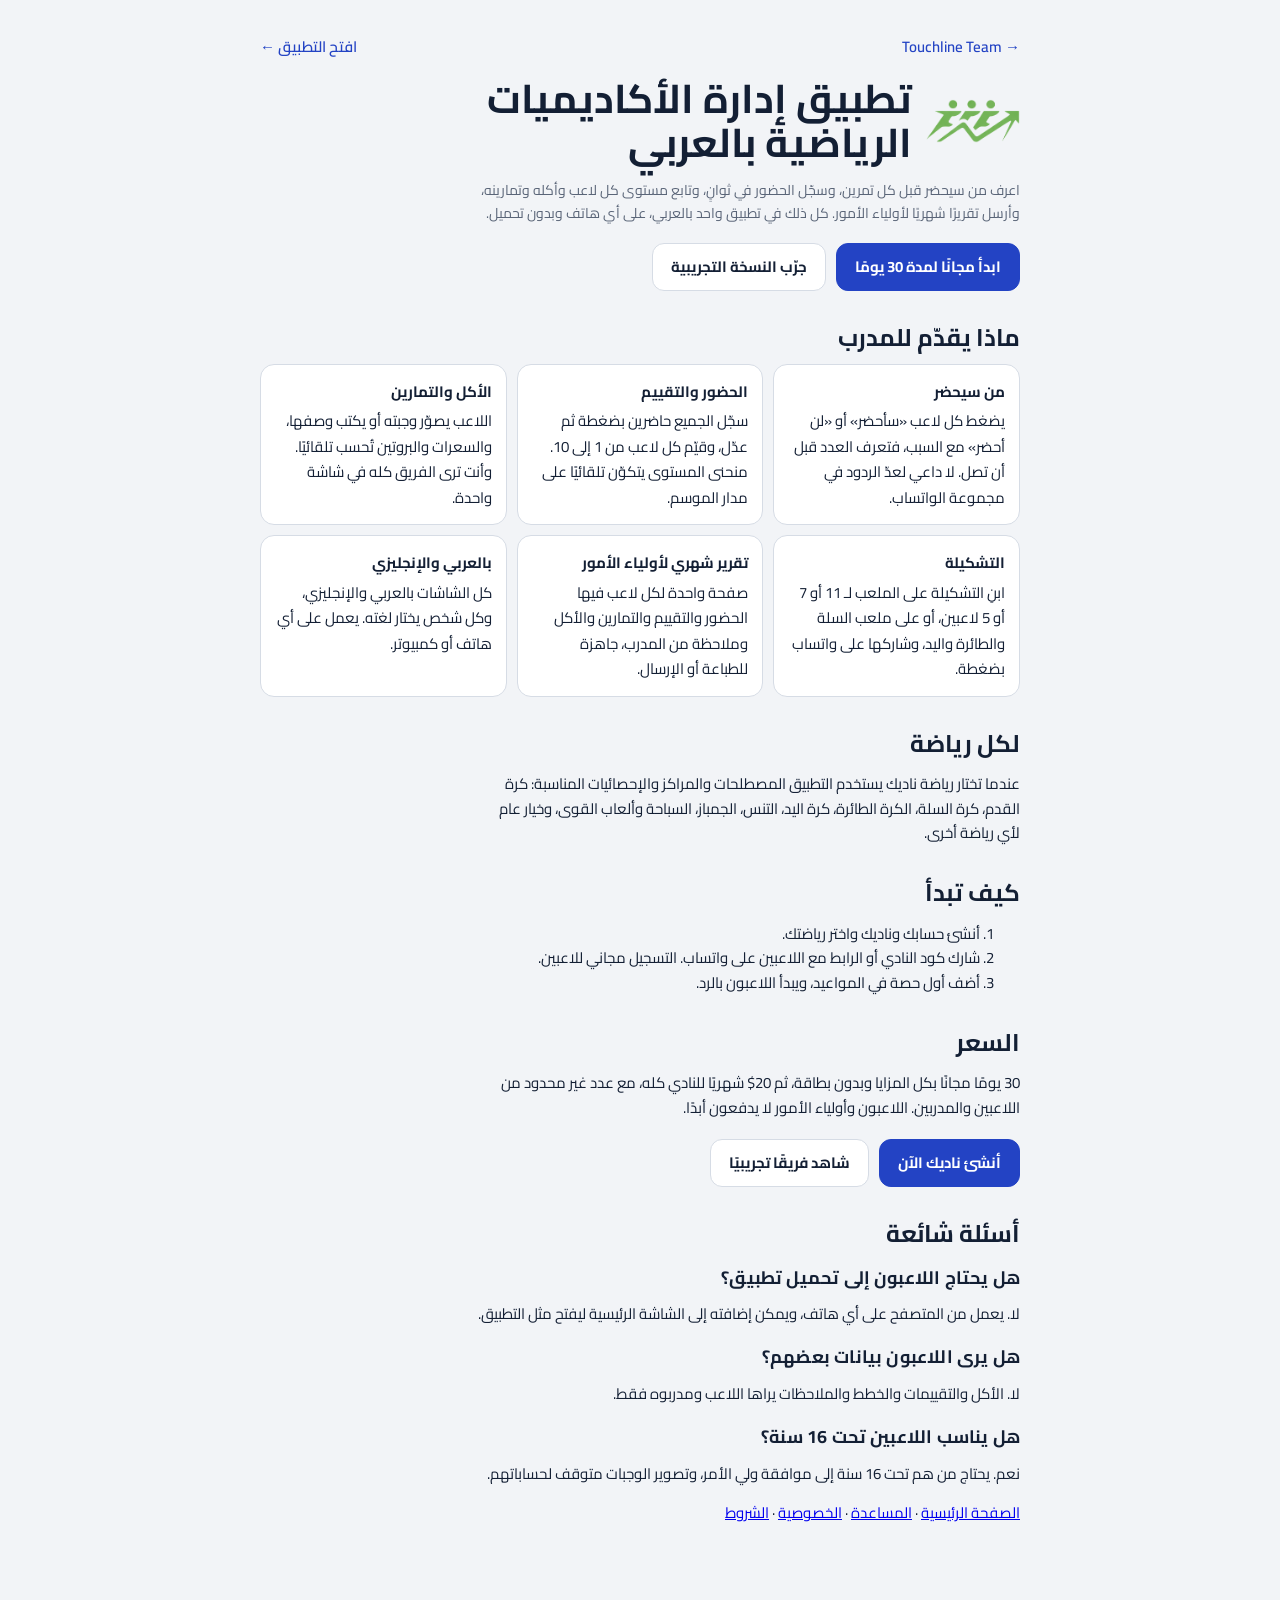
<file: academy-app-ar.html>
<!doctype html>
<html lang="ar" dir="rtl">
<head>
<meta charset="utf-8">
<meta name="viewport" content="width=device-width,initial-scale=1,viewport-fit=cover">
<title>تطبيق إدارة الأكاديميات الرياضية بالعربي · Touchline Team</title>
<meta name="description" content="برنامج لإدارة أكاديميات كرة القدم والأندية الرياضية: الحضور والغياب، تقييم اللاعبين، التشكيلة، التغذية وتقرير شهري لأولياء الأمور. بالعربي، مجانًا لمدة 30 يومًا.">
<meta name="keywords" content="برنامج إدارة أكاديمية كرة قدم, تطبيق أكاديمية رياضية, تسجيل حضور اللاعبين, تطبيق للمدربين, إدارة نادي رياضي">
<link rel="canonical" href="https://touchlineteam.com/academy-app-ar.html">
<link rel="alternate" hreflang="ar" href="https://touchlineteam.com/academy-app-ar.html">
<link rel="alternate" hreflang="en" href="https://touchlineteam.com/">
<meta property="og:title" content="تطبيق إدارة الأكاديميات الرياضية بالعربي">
<meta property="og:description" content="الحضور والتقييم والتشكيلة والتغذية وتقرير شهري لأولياء الأمور، في تطبيق واحد بالعربي.">
<meta property="og:image" content="https://touchlineteam.com/og.png">
<meta property="og:url" content="https://touchlineteam.com/academy-app-ar.html">
<meta name="twitter:card" content="summary_large_image">
<meta name="theme-color" content="#131F34">
<link rel="stylesheet" href="https://fonts.googleapis.com/css2?family=Barlow+Condensed:wght@600;700;800&family=Public+Sans:wght@400;500;600;700&family=Cairo:wght@400;600;700;800&display=swap">
<link rel="icon" href="favicon.ico" sizes="48x48">
<link rel="icon" type="image/png" sizes="32x32" href="favicon-32.png">
<link rel="apple-touch-icon" href="apple-touch-icon.png">
<link rel="stylesheet" href="style.css">
<style>
  body,.legal h1,.legal h2,.legal h3{font-family:"Cairo","Public Sans",sans-serif}
  .legal h1,.legal h2{text-transform:none;letter-spacing:0}
  .cta{display:flex;gap:10px;flex-wrap:wrap;margin:18px 0 8px}
  .cta a{text-decoration:none;font-weight:700;border-radius:12px;padding:12px 18px;border:1px solid var(--line);color:var(--ink);background:var(--surface)}
  .cta a.go{background:var(--accent);border-color:var(--accent);color:#fff}
  .feat{display:grid;gap:10px;grid-template-columns:repeat(auto-fit,minmax(220px,1fr));margin:12px 0}
  .feat div{border:1px solid var(--line);border-radius:14px;padding:14px;background:var(--surface);line-height:1.7}
  .feat b{display:block;margin-bottom:4px}
  .back{direction:rtl}
  .ltr{direction:ltr;unicode-bidi:isolate}
</style>
<script type="application/ld+json">{"@context":"https://schema.org","@type":"SoftwareApplication","name":"Touchline Team","applicationCategory":"SportsApplication","operatingSystem":"Web, iOS, Android","inLanguage":["ar","en"],"description":"تطبيق إدارة الأكاديميات الرياضية بالعربي","offers":{"@type":"Offer","price":"20","priceCurrency":"USD"},"url":"https://touchlineteam.com/"}</script>
</head>
<body>
<main class="legal wrap">
  <a class="back" href="./?lang=ar">→ Touchline Team</a> <a class="back" href="app.html?lang=ar" style="float:left">افتح التطبيق ←</a>
  <header><img class="brand-mark" src="logo-mark.png" alt="شعار Touchline Team" width="94" height="44"><h1>تطبيق إدارة الأكاديميات الرياضية بالعربي</h1></header>
  <p class="meta">اعرف من سيحضر قبل كل تمرين، وسجّل الحضور في ثوانٍ، وتابع مستوى كل لاعب وأكله وتمارينه، وأرسل تقريرًا شهريًا لأولياء الأمور. كل ذلك في تطبيق واحد بالعربي، على أي هاتف وبدون تحميل.</p>
  <div class="cta"><a class="go" href="app.html?start=signup&amp;lang=ar">ابدأ مجانًا لمدة 30 يومًا</a><a href="app.html?start=demo&amp;lang=ar">جرّب النسخة التجريبية</a></div>

  <h2>ماذا يقدّم للمدرب</h2>
  <div class="feat">
    <div><b>من سيحضر</b>يضغط كل لاعب «سأحضر» أو «لن أحضر» مع السبب، فتعرف العدد قبل أن تصل. لا داعي لعدّ الردود في مجموعة الواتساب.</div>
    <div><b>الحضور والتقييم</b>سجّل الجميع حاضرين بضغطة ثم عدّل، وقيّم كل لاعب من 1 إلى 10. منحنى المستوى يتكوّن تلقائيًا على مدار الموسم.</div>
    <div><b>الأكل والتمارين</b>اللاعب يصوّر وجبته أو يكتب وصفها، والسعرات والبروتين تُحسب تلقائيًا. وأنت ترى الفريق كله في شاشة واحدة.</div>
    <div><b>التشكيلة</b>ابنِ التشكيلة على الملعب لـ 11 أو 7 أو 5 لاعبين، أو على ملعب السلة والطائرة واليد، وشاركها على واتساب بضغطة.</div>
    <div><b>تقرير شهري لأولياء الأمور</b>صفحة واحدة لكل لاعب فيها الحضور والتقييم والتمارين والأكل وملاحظة من المدرب، جاهزة للطباعة أو الإرسال.</div>
    <div><b>بالعربي والإنجليزي</b>كل الشاشات بالعربي والإنجليزي، وكل شخص يختار لغته. يعمل على أي هاتف أو كمبيوتر.</div>
  </div>

  <h2>لكل رياضة</h2>
  <p>عندما تختار رياضة ناديك يستخدم التطبيق المصطلحات والمراكز والإحصائيات المناسبة: كرة القدم، كرة السلة، الكرة الطائرة، كرة اليد، التنس، الجمباز، السباحة وألعاب القوى، وخيار عام لأي رياضة أخرى.</p>

  <h2>كيف تبدأ</h2>
  <ol>
    <li>أنشئ حسابك وناديك واختر رياضتك.</li>
    <li>شارك كود النادي أو الرابط مع اللاعبين على واتساب. التسجيل مجاني للاعبين.</li>
    <li>أضف أول حصة في المواعيد، ويبدأ اللاعبون بالرد.</li>
  </ol>

  <h2>السعر</h2>
  <p>30 يومًا مجانًا بكل المزايا وبدون بطاقة، ثم <span class="ltr">$20</span> شهريًا للنادي كله، مع عدد غير محدود من اللاعبين والمدربين. اللاعبون وأولياء الأمور لا يدفعون أبدًا.</p>
  <div class="cta"><a class="go" href="app.html?start=signup&amp;lang=ar">أنشئ ناديك الآن</a><a href="app.html?start=demo&amp;lang=ar">شاهد فريقًا تجريبيًا</a></div>

  <h2>أسئلة شائعة</h2>
  <h3>هل يحتاج اللاعبون إلى تحميل تطبيق؟</h3>
  <p>لا. يعمل من المتصفح على أي هاتف، ويمكن إضافته إلى الشاشة الرئيسية ليفتح مثل التطبيق.</p>
  <h3>هل يرى اللاعبون بيانات بعضهم؟</h3>
  <p>لا. الأكل والتقييمات والخطط والملاحظات يراها اللاعب ومدربوه فقط.</p>
  <h3>هل يناسب اللاعبين تحت 16 سنة؟</h3>
  <p>نعم. يحتاج من هم تحت 16 سنة إلى موافقة ولي الأمر، وتصوير الوجبات متوقف لحساباتهم.</p>

  <p><a href="./?lang=ar">الصفحة الرئيسية</a> · <a href="help.html">المساعدة</a> · <a href="privacy.html">الخصوصية</a> · <a href="terms.html">الشروط</a></p>
</main>
</body>
</html>
</file>
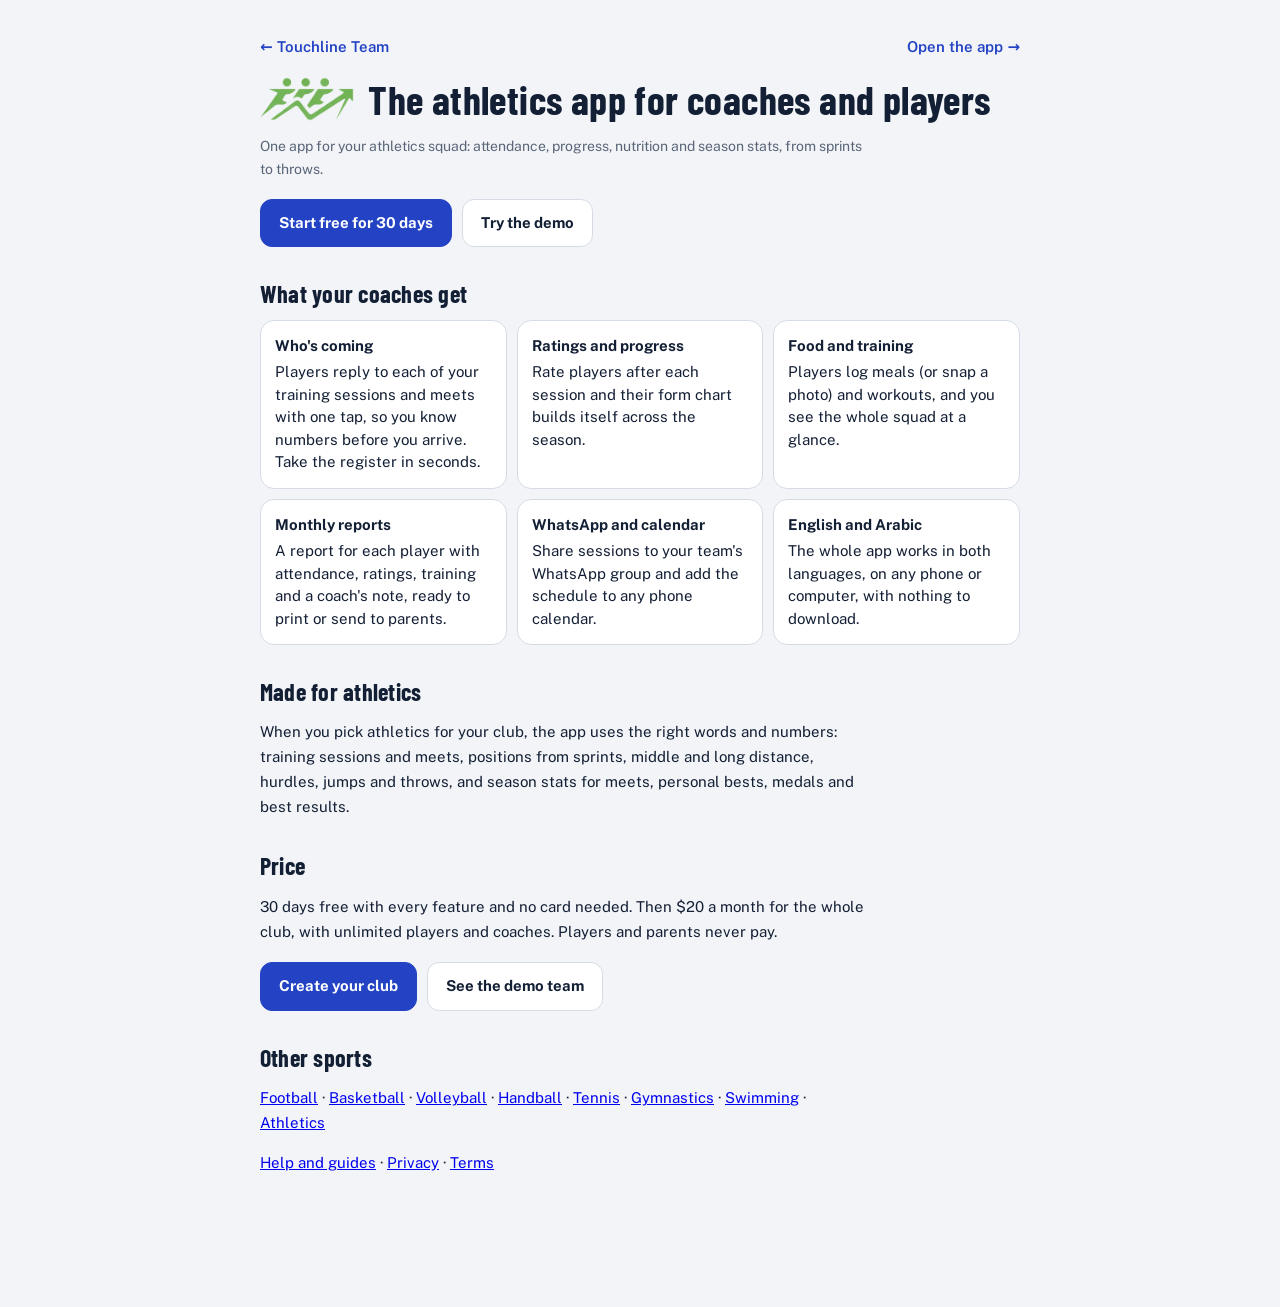
<file: athletics-team-app.html>
<!doctype html>
<html lang="en">
<head>
<meta charset="utf-8">
<meta name="viewport" content="width=device-width,initial-scale=1,viewport-fit=cover">
<title>Athletics club app for coaches · Touchline Team</title>
<meta name="description" content="One app for your athletics squad: attendance, progress, nutrition and season stats, from sprints to throws. Free for 30 days, then $20 a month per club.">
<meta name="keywords" content="athletics club app, track and field coach app, athletics attendance">
<link rel="canonical" href="https://touchlineteam.com/athletics-team-app.html">
<meta property="og:title" content="Athletics club app for coaches">
<meta property="og:description" content="One app for your athletics squad: attendance, progress, nutrition and season stats, from sprints to throws.">
<meta property="og:image" content="https://touchlineteam.com/og.png">
<meta property="og:url" content="https://touchlineteam.com/athletics-team-app.html">
<meta name="twitter:card" content="summary_large_image">
<meta name="theme-color" content="#131F34">
<link rel="stylesheet" href="https://fonts.googleapis.com/css2?family=Barlow+Condensed:wght@600;700;800&family=Public+Sans:wght@400;500;600;700&display=swap">
<link rel="icon" href="favicon.ico" sizes="48x48">
<link rel="icon" type="image/png" sizes="32x32" href="favicon-32.png">
<link rel="apple-touch-icon" href="apple-touch-icon.png">
<link rel="stylesheet" href="style.css">
<style>
  .cta{display:flex;gap:10px;flex-wrap:wrap;margin:18px 0 8px}
  .cta a{text-decoration:none;font-weight:700;border-radius:12px;padding:12px 18px;border:1px solid var(--line);color:var(--ink);background:var(--surface)}
  .cta a.go{background:var(--accent);border-color:var(--accent);color:#fff}
  .feat{display:grid;gap:10px;grid-template-columns:repeat(auto-fit,minmax(220px,1fr));margin:12px 0}
  .feat div{border:1px solid var(--line);border-radius:14px;padding:14px;background:var(--surface);line-height:1.5}
  .feat b{display:block;margin-bottom:4px}
  .sports{line-height:2}
</style>
<script type="application/ld+json">{"@context":"https://schema.org","@type":"SoftwareApplication","name":"Touchline Team","applicationCategory":"SportsApplication","operatingSystem":"Web, iOS, Android","description":"Athletics club app for coaches","offers":{"@type":"Offer","price":"20","priceCurrency":"USD"},"url":"https://touchlineteam.com/"}</script>
</head>
<body>
<main class="legal wrap">
  <a class="back" href="./">← Touchline Team</a> <a class="back" href="app.html" style="float:right">Open the app →</a>
  <header><img class="brand-mark" src="logo-mark.png" alt="Touchline Team logo" width="94" height="44"><h1>The athletics app for coaches and players</h1></header>
  <p class="meta">One app for your athletics squad: attendance, progress, nutrition and season stats, from sprints to throws.</p>
  <div class="cta"><a class="go" href="app.html?start=signup">Start free for 30 days</a><a href="app.html?start=demo">Try the demo</a></div>

  <h2>What your coaches get</h2>
  <div class="feat">
    <div><b>Who's coming</b>Players reply to each of your training sessions and meets with one tap, so you know numbers before you arrive. Take the register in seconds.</div>
    <div><b>Ratings and progress</b>Rate players after each session and their form chart builds itself across the season.</div>
    <div><b>Food and training</b>Players log meals (or snap a photo) and workouts, and you see the whole squad at a glance.</div>
    <div><b>Monthly reports</b>A report for each player with attendance, ratings, training and a coach's note, ready to print or send to parents.</div>
    <div><b>WhatsApp and calendar</b>Share sessions to your team's WhatsApp group and add the schedule to any phone calendar.</div>
    <div><b>English and Arabic</b>The whole app works in both languages, on any phone or computer, with nothing to download.</div>
  </div>

  <h2>Made for athletics</h2>
  <p>When you pick athletics for your club, the app uses the right words and numbers: training sessions and meets, positions from sprints, middle and long distance, hurdles, jumps and throws, and season stats for meets, personal bests, medals and best results.</p>
  

  <h2>Price</h2>
  <p>30 days free with every feature and no card needed. Then $20 a month for the whole club, with unlimited players and coaches. Players and parents never pay.</p>
  <div class="cta"><a class="go" href="app.html?start=signup">Create your club</a><a href="app.html?start=demo">See the demo team</a></div>

  <h2>Other sports</h2>
  <p class="sports"><a href="football-team-app.html">Football</a> · <a href="basketball-team-app.html">Basketball</a> · <a href="volleyball-team-app.html">Volleyball</a> · <a href="handball-team-app.html">Handball</a> · <a href="tennis-team-app.html">Tennis</a> · <a href="gymnastics-team-app.html">Gymnastics</a> · <a href="swimming-team-app.html">Swimming</a> · <a href="athletics-team-app.html">Athletics</a></p>
  <p><a href="help.html">Help and guides</a> · <a href="privacy.html">Privacy</a> · <a href="terms.html">Terms</a></p>
</main>
</body>
</html>
</file>
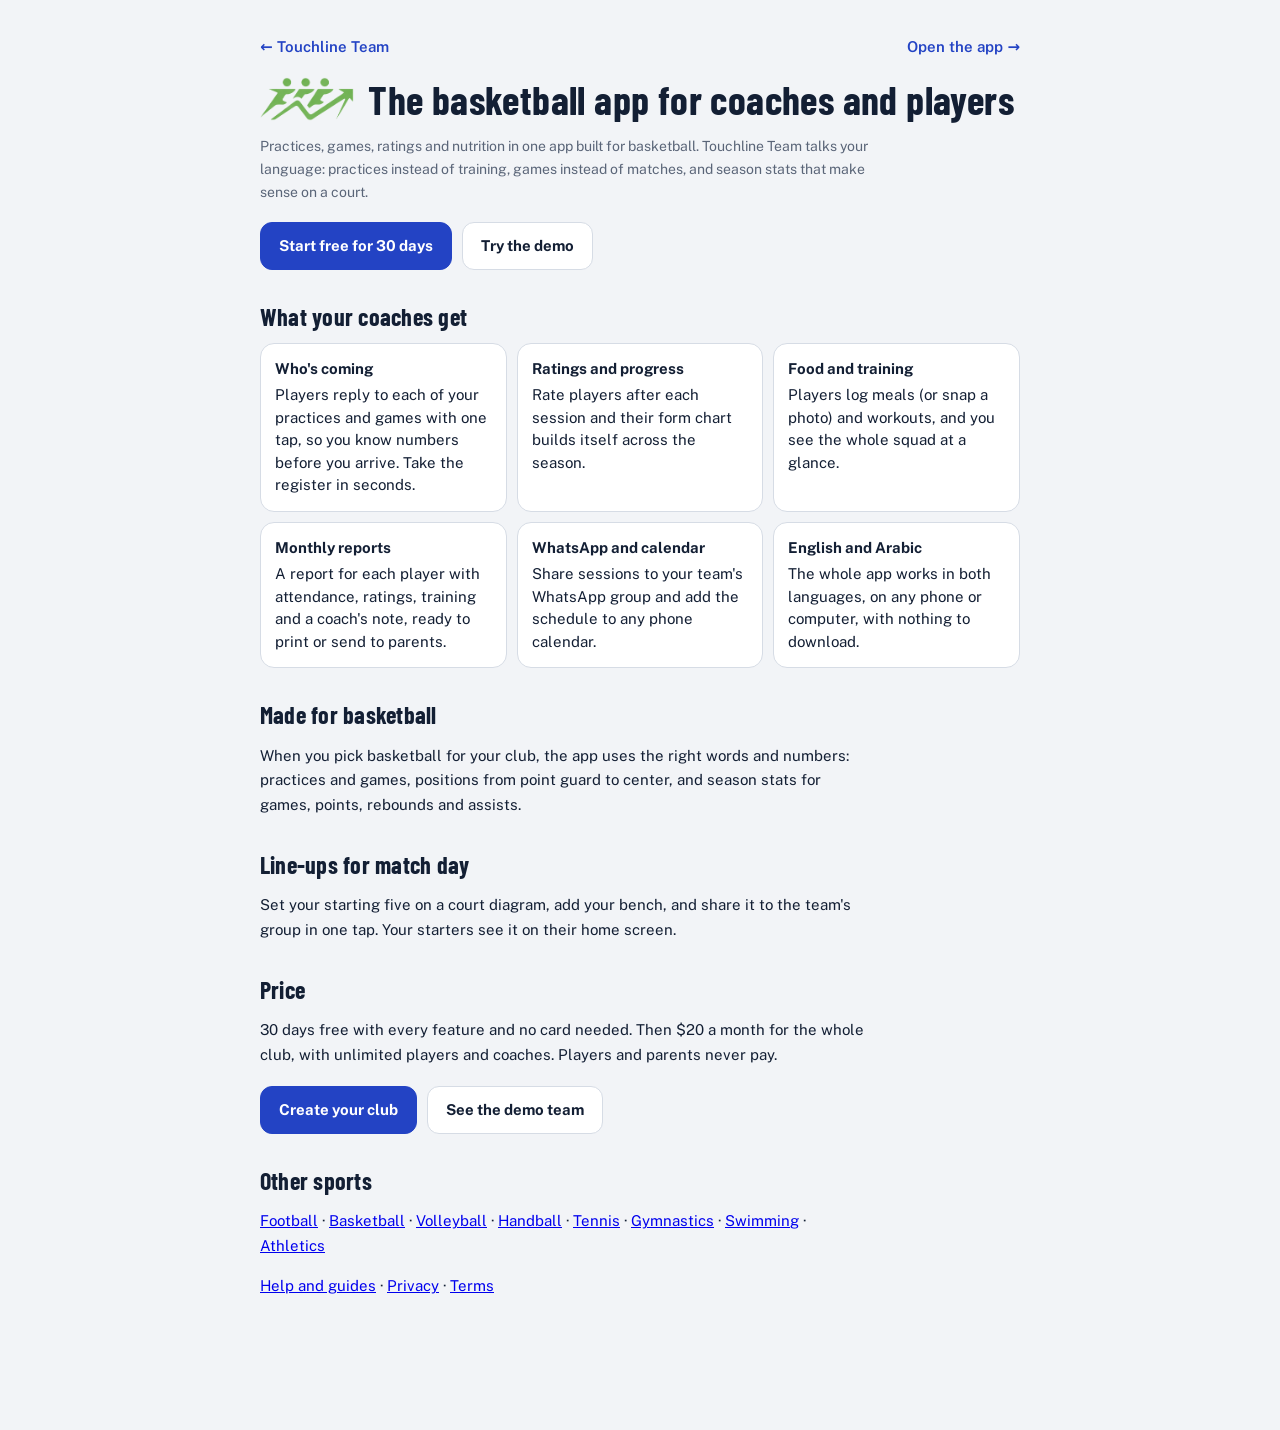
<file: basketball-team-app.html>
<!doctype html>
<html lang="en">
<head>
<meta charset="utf-8">
<meta name="viewport" content="width=device-width,initial-scale=1,viewport-fit=cover">
<title>Basketball team app for coaches and academies · Touchline Team</title>
<meta name="description" content="Practices, games, ratings and nutrition in one app built for basketball. Touchline Team talks your language: practices instead of training, games instead of matches, and season stats that make sense on a court. Free for 30 days, then $20 a month per club.">
<meta name="keywords" content="basketball team app, basketball academy management app, basketball practice attendance">
<link rel="canonical" href="https://touchlineteam.com/basketball-team-app.html">
<meta property="og:title" content="Basketball team app for coaches and academies">
<meta property="og:description" content="Practices, games, ratings and nutrition in one app built for basketball. Touchline Team talks your language: practices instead of training, games instead of matches, and season stats that make sense on a court.">
<meta property="og:image" content="https://touchlineteam.com/og.png">
<meta property="og:url" content="https://touchlineteam.com/basketball-team-app.html">
<meta name="twitter:card" content="summary_large_image">
<meta name="theme-color" content="#131F34">
<link rel="stylesheet" href="https://fonts.googleapis.com/css2?family=Barlow+Condensed:wght@600;700;800&family=Public+Sans:wght@400;500;600;700&display=swap">
<link rel="icon" href="favicon.ico" sizes="48x48">
<link rel="icon" type="image/png" sizes="32x32" href="favicon-32.png">
<link rel="apple-touch-icon" href="apple-touch-icon.png">
<link rel="stylesheet" href="style.css">
<style>
  .cta{display:flex;gap:10px;flex-wrap:wrap;margin:18px 0 8px}
  .cta a{text-decoration:none;font-weight:700;border-radius:12px;padding:12px 18px;border:1px solid var(--line);color:var(--ink);background:var(--surface)}
  .cta a.go{background:var(--accent);border-color:var(--accent);color:#fff}
  .feat{display:grid;gap:10px;grid-template-columns:repeat(auto-fit,minmax(220px,1fr));margin:12px 0}
  .feat div{border:1px solid var(--line);border-radius:14px;padding:14px;background:var(--surface);line-height:1.5}
  .feat b{display:block;margin-bottom:4px}
  .sports{line-height:2}
</style>
<script type="application/ld+json">{"@context":"https://schema.org","@type":"SoftwareApplication","name":"Touchline Team","applicationCategory":"SportsApplication","operatingSystem":"Web, iOS, Android","description":"Basketball team app for coaches and academies","offers":{"@type":"Offer","price":"20","priceCurrency":"USD"},"url":"https://touchlineteam.com/"}</script>
</head>
<body>
<main class="legal wrap">
  <a class="back" href="./">← Touchline Team</a> <a class="back" href="app.html" style="float:right">Open the app →</a>
  <header><img class="brand-mark" src="logo-mark.png" alt="Touchline Team logo" width="94" height="44"><h1>The basketball app for coaches and players</h1></header>
  <p class="meta">Practices, games, ratings and nutrition in one app built for basketball. Touchline Team talks your language: practices instead of training, games instead of matches, and season stats that make sense on a court.</p>
  <div class="cta"><a class="go" href="app.html?start=signup">Start free for 30 days</a><a href="app.html?start=demo">Try the demo</a></div>

  <h2>What your coaches get</h2>
  <div class="feat">
    <div><b>Who's coming</b>Players reply to each of your practices and games with one tap, so you know numbers before you arrive. Take the register in seconds.</div>
    <div><b>Ratings and progress</b>Rate players after each session and their form chart builds itself across the season.</div>
    <div><b>Food and training</b>Players log meals (or snap a photo) and workouts, and you see the whole squad at a glance.</div>
    <div><b>Monthly reports</b>A report for each player with attendance, ratings, training and a coach's note, ready to print or send to parents.</div>
    <div><b>WhatsApp and calendar</b>Share sessions to your team's WhatsApp group and add the schedule to any phone calendar.</div>
    <div><b>English and Arabic</b>The whole app works in both languages, on any phone or computer, with nothing to download.</div>
  </div>

  <h2>Made for basketball</h2>
  <p>When you pick basketball for your club, the app uses the right words and numbers: practices and games, positions from point guard to center, and season stats for games, points, rebounds and assists.</p>
  <h2>Line-ups for match day</h2><p>Set your starting five on a court diagram, add your bench, and share it to the team's group in one tap. Your starters see it on their home screen.</p>

  <h2>Price</h2>
  <p>30 days free with every feature and no card needed. Then $20 a month for the whole club, with unlimited players and coaches. Players and parents never pay.</p>
  <div class="cta"><a class="go" href="app.html?start=signup">Create your club</a><a href="app.html?start=demo">See the demo team</a></div>

  <h2>Other sports</h2>
  <p class="sports"><a href="football-team-app.html">Football</a> · <a href="basketball-team-app.html">Basketball</a> · <a href="volleyball-team-app.html">Volleyball</a> · <a href="handball-team-app.html">Handball</a> · <a href="tennis-team-app.html">Tennis</a> · <a href="gymnastics-team-app.html">Gymnastics</a> · <a href="swimming-team-app.html">Swimming</a> · <a href="athletics-team-app.html">Athletics</a></p>
  <p><a href="help.html">Help and guides</a> · <a href="privacy.html">Privacy</a> · <a href="terms.html">Terms</a></p>
</main>
</body>
</html>
</file>
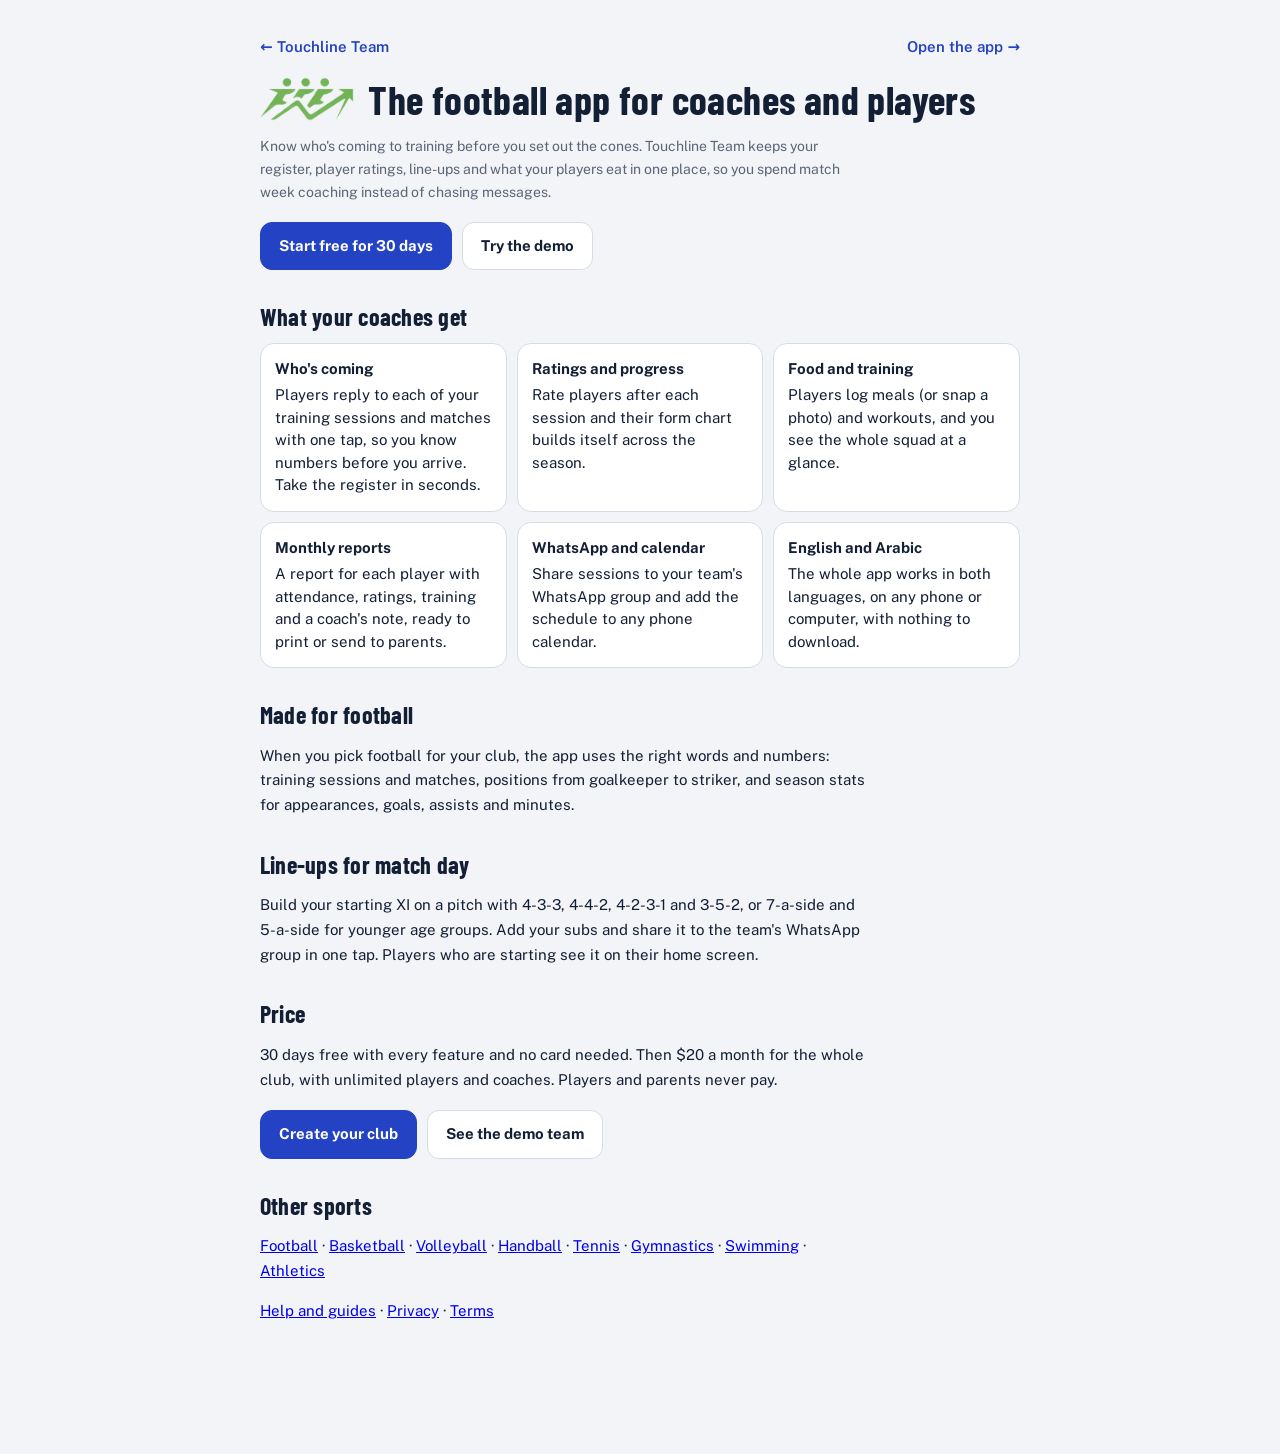
<file: football-team-app.html>
<!doctype html>
<html lang="en">
<head>
<meta charset="utf-8">
<meta name="viewport" content="width=device-width,initial-scale=1,viewport-fit=cover">
<title>Football team app for coaches and academies · Touchline Team</title>
<meta name="description" content="Know who&#x27;s coming to training before you set out the cones. Touchline Team keeps your register, player ratings, line-ups and what your players eat in one place, so you spend match week coaching instead of chasing messages. Free for 30 days, then $20 a month per club.">
<meta name="keywords" content="football team management app, football academy app, attendance app for football coaches">
<link rel="canonical" href="https://touchlineteam.com/football-team-app.html">
<meta property="og:title" content="Football team app for coaches and academies">
<meta property="og:description" content="Know who&#x27;s coming to training before you set out the cones. Touchline Team keeps your register, player ratings, line-ups and what your players eat in one place, so you spend match week coaching instead of chasing messages.">
<meta property="og:image" content="https://touchlineteam.com/og.png">
<meta property="og:url" content="https://touchlineteam.com/football-team-app.html">
<meta name="twitter:card" content="summary_large_image">
<meta name="theme-color" content="#131F34">
<link rel="stylesheet" href="https://fonts.googleapis.com/css2?family=Barlow+Condensed:wght@600;700;800&family=Public+Sans:wght@400;500;600;700&display=swap">
<link rel="icon" href="favicon.ico" sizes="48x48">
<link rel="icon" type="image/png" sizes="32x32" href="favicon-32.png">
<link rel="apple-touch-icon" href="apple-touch-icon.png">
<link rel="stylesheet" href="style.css">
<style>
  .cta{display:flex;gap:10px;flex-wrap:wrap;margin:18px 0 8px}
  .cta a{text-decoration:none;font-weight:700;border-radius:12px;padding:12px 18px;border:1px solid var(--line);color:var(--ink);background:var(--surface)}
  .cta a.go{background:var(--accent);border-color:var(--accent);color:#fff}
  .feat{display:grid;gap:10px;grid-template-columns:repeat(auto-fit,minmax(220px,1fr));margin:12px 0}
  .feat div{border:1px solid var(--line);border-radius:14px;padding:14px;background:var(--surface);line-height:1.5}
  .feat b{display:block;margin-bottom:4px}
  .sports{line-height:2}
</style>
<script type="application/ld+json">{"@context":"https://schema.org","@type":"SoftwareApplication","name":"Touchline Team","applicationCategory":"SportsApplication","operatingSystem":"Web, iOS, Android","description":"Football team app for coaches and academies","offers":{"@type":"Offer","price":"20","priceCurrency":"USD"},"url":"https://touchlineteam.com/"}</script>
</head>
<body>
<main class="legal wrap">
  <a class="back" href="./">← Touchline Team</a> <a class="back" href="app.html" style="float:right">Open the app →</a>
  <header><img class="brand-mark" src="logo-mark.png" alt="Touchline Team logo" width="94" height="44"><h1>The football app for coaches and players</h1></header>
  <p class="meta">Know who's coming to training before you set out the cones. Touchline Team keeps your register, player ratings, line-ups and what your players eat in one place, so you spend match week coaching instead of chasing messages.</p>
  <div class="cta"><a class="go" href="app.html?start=signup">Start free for 30 days</a><a href="app.html?start=demo">Try the demo</a></div>

  <h2>What your coaches get</h2>
  <div class="feat">
    <div><b>Who's coming</b>Players reply to each of your training sessions and matches with one tap, so you know numbers before you arrive. Take the register in seconds.</div>
    <div><b>Ratings and progress</b>Rate players after each session and their form chart builds itself across the season.</div>
    <div><b>Food and training</b>Players log meals (or snap a photo) and workouts, and you see the whole squad at a glance.</div>
    <div><b>Monthly reports</b>A report for each player with attendance, ratings, training and a coach's note, ready to print or send to parents.</div>
    <div><b>WhatsApp and calendar</b>Share sessions to your team's WhatsApp group and add the schedule to any phone calendar.</div>
    <div><b>English and Arabic</b>The whole app works in both languages, on any phone or computer, with nothing to download.</div>
  </div>

  <h2>Made for football</h2>
  <p>When you pick football for your club, the app uses the right words and numbers: training sessions and matches, positions from goalkeeper to striker, and season stats for appearances, goals, assists and minutes.</p>
  <h2>Line-ups for match day</h2><p>Build your starting XI on a pitch with 4-3-3, 4-4-2, 4-2-3-1 and 3-5-2, or 7-a-side and 5-a-side for younger age groups. Add your subs and share it to the team's WhatsApp group in one tap. Players who are starting see it on their home screen.</p>

  <h2>Price</h2>
  <p>30 days free with every feature and no card needed. Then $20 a month for the whole club, with unlimited players and coaches. Players and parents never pay.</p>
  <div class="cta"><a class="go" href="app.html?start=signup">Create your club</a><a href="app.html?start=demo">See the demo team</a></div>

  <h2>Other sports</h2>
  <p class="sports"><a href="football-team-app.html">Football</a> · <a href="basketball-team-app.html">Basketball</a> · <a href="volleyball-team-app.html">Volleyball</a> · <a href="handball-team-app.html">Handball</a> · <a href="tennis-team-app.html">Tennis</a> · <a href="gymnastics-team-app.html">Gymnastics</a> · <a href="swimming-team-app.html">Swimming</a> · <a href="athletics-team-app.html">Athletics</a></p>
  <p><a href="help.html">Help and guides</a> · <a href="privacy.html">Privacy</a> · <a href="terms.html">Terms</a></p>
</main>
</body>
</html>
</file>
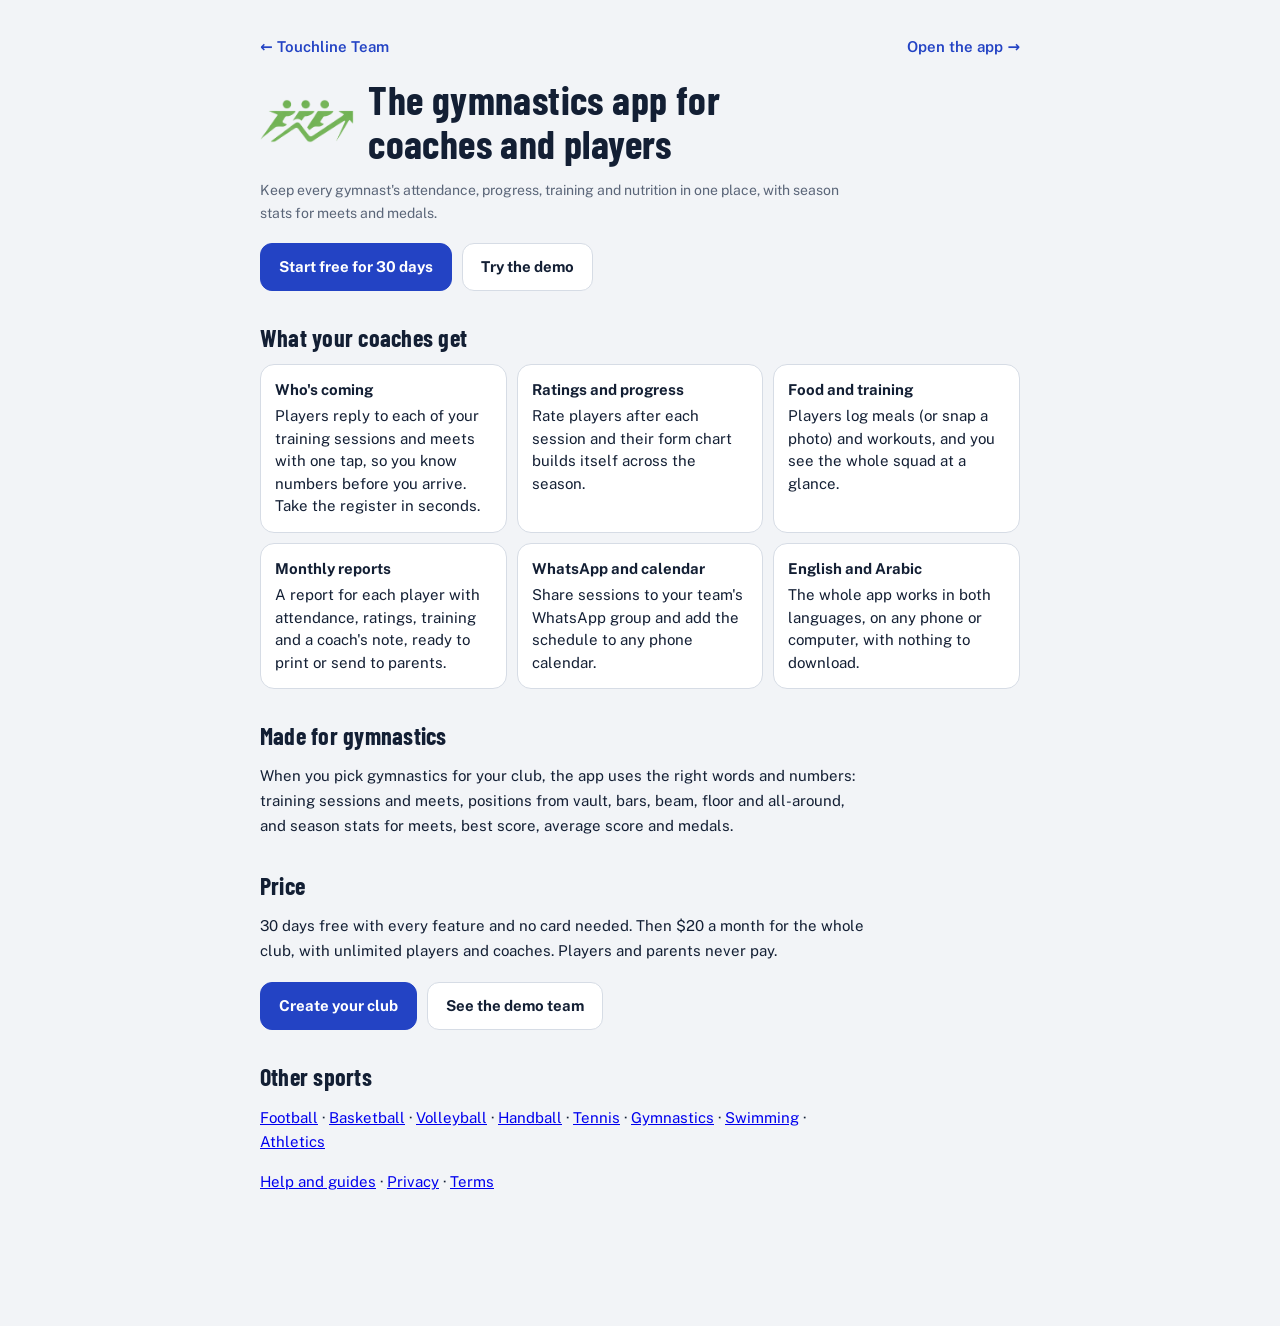
<file: gymnastics-team-app.html>
<!doctype html>
<html lang="en">
<head>
<meta charset="utf-8">
<meta name="viewport" content="width=device-width,initial-scale=1,viewport-fit=cover">
<title>Gymnastics club app for coaches · Touchline Team</title>
<meta name="description" content="Keep every gymnast&#x27;s attendance, progress, training and nutrition in one place, with season stats for meets and medals. Free for 30 days, then $20 a month per club.">
<meta name="keywords" content="gymnastics club app, gymnastics coach app, gymnastics attendance">
<link rel="canonical" href="https://touchlineteam.com/gymnastics-team-app.html">
<meta property="og:title" content="Gymnastics club app for coaches">
<meta property="og:description" content="Keep every gymnast&#x27;s attendance, progress, training and nutrition in one place, with season stats for meets and medals.">
<meta property="og:image" content="https://touchlineteam.com/og.png">
<meta property="og:url" content="https://touchlineteam.com/gymnastics-team-app.html">
<meta name="twitter:card" content="summary_large_image">
<meta name="theme-color" content="#131F34">
<link rel="stylesheet" href="https://fonts.googleapis.com/css2?family=Barlow+Condensed:wght@600;700;800&family=Public+Sans:wght@400;500;600;700&display=swap">
<link rel="icon" href="favicon.ico" sizes="48x48">
<link rel="icon" type="image/png" sizes="32x32" href="favicon-32.png">
<link rel="apple-touch-icon" href="apple-touch-icon.png">
<link rel="stylesheet" href="style.css">
<style>
  .cta{display:flex;gap:10px;flex-wrap:wrap;margin:18px 0 8px}
  .cta a{text-decoration:none;font-weight:700;border-radius:12px;padding:12px 18px;border:1px solid var(--line);color:var(--ink);background:var(--surface)}
  .cta a.go{background:var(--accent);border-color:var(--accent);color:#fff}
  .feat{display:grid;gap:10px;grid-template-columns:repeat(auto-fit,minmax(220px,1fr));margin:12px 0}
  .feat div{border:1px solid var(--line);border-radius:14px;padding:14px;background:var(--surface);line-height:1.5}
  .feat b{display:block;margin-bottom:4px}
  .sports{line-height:2}
</style>
<script type="application/ld+json">{"@context":"https://schema.org","@type":"SoftwareApplication","name":"Touchline Team","applicationCategory":"SportsApplication","operatingSystem":"Web, iOS, Android","description":"Gymnastics club app for coaches","offers":{"@type":"Offer","price":"20","priceCurrency":"USD"},"url":"https://touchlineteam.com/"}</script>
</head>
<body>
<main class="legal wrap">
  <a class="back" href="./">← Touchline Team</a> <a class="back" href="app.html" style="float:right">Open the app →</a>
  <header><img class="brand-mark" src="logo-mark.png" alt="Touchline Team logo" width="94" height="44"><h1>The gymnastics app for coaches and players</h1></header>
  <p class="meta">Keep every gymnast's attendance, progress, training and nutrition in one place, with season stats for meets and medals.</p>
  <div class="cta"><a class="go" href="app.html?start=signup">Start free for 30 days</a><a href="app.html?start=demo">Try the demo</a></div>

  <h2>What your coaches get</h2>
  <div class="feat">
    <div><b>Who's coming</b>Players reply to each of your training sessions and meets with one tap, so you know numbers before you arrive. Take the register in seconds.</div>
    <div><b>Ratings and progress</b>Rate players after each session and their form chart builds itself across the season.</div>
    <div><b>Food and training</b>Players log meals (or snap a photo) and workouts, and you see the whole squad at a glance.</div>
    <div><b>Monthly reports</b>A report for each player with attendance, ratings, training and a coach's note, ready to print or send to parents.</div>
    <div><b>WhatsApp and calendar</b>Share sessions to your team's WhatsApp group and add the schedule to any phone calendar.</div>
    <div><b>English and Arabic</b>The whole app works in both languages, on any phone or computer, with nothing to download.</div>
  </div>

  <h2>Made for gymnastics</h2>
  <p>When you pick gymnastics for your club, the app uses the right words and numbers: training sessions and meets, positions from vault, bars, beam, floor and all-around, and season stats for meets, best score, average score and medals.</p>
  

  <h2>Price</h2>
  <p>30 days free with every feature and no card needed. Then $20 a month for the whole club, with unlimited players and coaches. Players and parents never pay.</p>
  <div class="cta"><a class="go" href="app.html?start=signup">Create your club</a><a href="app.html?start=demo">See the demo team</a></div>

  <h2>Other sports</h2>
  <p class="sports"><a href="football-team-app.html">Football</a> · <a href="basketball-team-app.html">Basketball</a> · <a href="volleyball-team-app.html">Volleyball</a> · <a href="handball-team-app.html">Handball</a> · <a href="tennis-team-app.html">Tennis</a> · <a href="gymnastics-team-app.html">Gymnastics</a> · <a href="swimming-team-app.html">Swimming</a> · <a href="athletics-team-app.html">Athletics</a></p>
  <p><a href="help.html">Help and guides</a> · <a href="privacy.html">Privacy</a> · <a href="terms.html">Terms</a></p>
</main>
</body>
</html>
</file>
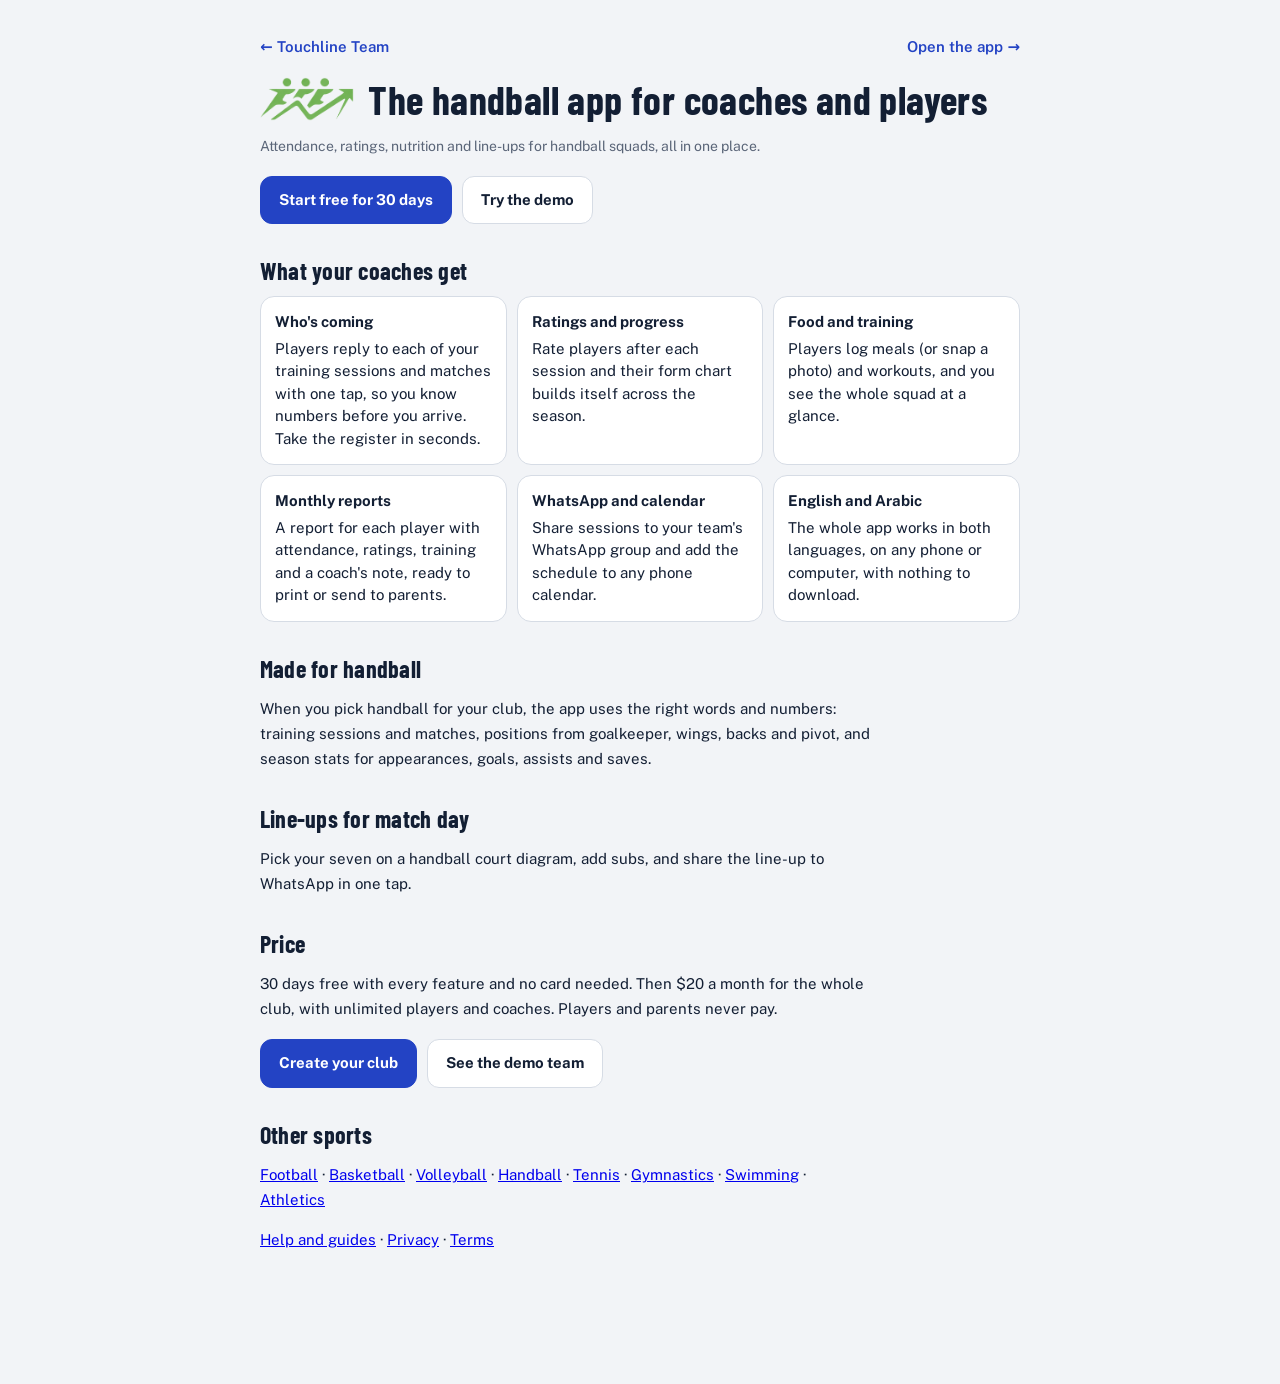
<file: handball-team-app.html>
<!doctype html>
<html lang="en">
<head>
<meta charset="utf-8">
<meta name="viewport" content="width=device-width,initial-scale=1,viewport-fit=cover">
<title>Handball team app for coaches and clubs · Touchline Team</title>
<meta name="description" content="Attendance, ratings, nutrition and line-ups for handball squads, all in one place. Free for 30 days, then $20 a month per club.">
<meta name="keywords" content="handball team app, handball club management app">
<link rel="canonical" href="https://touchlineteam.com/handball-team-app.html">
<meta property="og:title" content="Handball team app for coaches and clubs">
<meta property="og:description" content="Attendance, ratings, nutrition and line-ups for handball squads, all in one place.">
<meta property="og:image" content="https://touchlineteam.com/og.png">
<meta property="og:url" content="https://touchlineteam.com/handball-team-app.html">
<meta name="twitter:card" content="summary_large_image">
<meta name="theme-color" content="#131F34">
<link rel="stylesheet" href="https://fonts.googleapis.com/css2?family=Barlow+Condensed:wght@600;700;800&family=Public+Sans:wght@400;500;600;700&display=swap">
<link rel="icon" href="favicon.ico" sizes="48x48">
<link rel="icon" type="image/png" sizes="32x32" href="favicon-32.png">
<link rel="apple-touch-icon" href="apple-touch-icon.png">
<link rel="stylesheet" href="style.css">
<style>
  .cta{display:flex;gap:10px;flex-wrap:wrap;margin:18px 0 8px}
  .cta a{text-decoration:none;font-weight:700;border-radius:12px;padding:12px 18px;border:1px solid var(--line);color:var(--ink);background:var(--surface)}
  .cta a.go{background:var(--accent);border-color:var(--accent);color:#fff}
  .feat{display:grid;gap:10px;grid-template-columns:repeat(auto-fit,minmax(220px,1fr));margin:12px 0}
  .feat div{border:1px solid var(--line);border-radius:14px;padding:14px;background:var(--surface);line-height:1.5}
  .feat b{display:block;margin-bottom:4px}
  .sports{line-height:2}
</style>
<script type="application/ld+json">{"@context":"https://schema.org","@type":"SoftwareApplication","name":"Touchline Team","applicationCategory":"SportsApplication","operatingSystem":"Web, iOS, Android","description":"Handball team app for coaches and clubs","offers":{"@type":"Offer","price":"20","priceCurrency":"USD"},"url":"https://touchlineteam.com/"}</script>
</head>
<body>
<main class="legal wrap">
  <a class="back" href="./">← Touchline Team</a> <a class="back" href="app.html" style="float:right">Open the app →</a>
  <header><img class="brand-mark" src="logo-mark.png" alt="Touchline Team logo" width="94" height="44"><h1>The handball app for coaches and players</h1></header>
  <p class="meta">Attendance, ratings, nutrition and line-ups for handball squads, all in one place.</p>
  <div class="cta"><a class="go" href="app.html?start=signup">Start free for 30 days</a><a href="app.html?start=demo">Try the demo</a></div>

  <h2>What your coaches get</h2>
  <div class="feat">
    <div><b>Who's coming</b>Players reply to each of your training sessions and matches with one tap, so you know numbers before you arrive. Take the register in seconds.</div>
    <div><b>Ratings and progress</b>Rate players after each session and their form chart builds itself across the season.</div>
    <div><b>Food and training</b>Players log meals (or snap a photo) and workouts, and you see the whole squad at a glance.</div>
    <div><b>Monthly reports</b>A report for each player with attendance, ratings, training and a coach's note, ready to print or send to parents.</div>
    <div><b>WhatsApp and calendar</b>Share sessions to your team's WhatsApp group and add the schedule to any phone calendar.</div>
    <div><b>English and Arabic</b>The whole app works in both languages, on any phone or computer, with nothing to download.</div>
  </div>

  <h2>Made for handball</h2>
  <p>When you pick handball for your club, the app uses the right words and numbers: training sessions and matches, positions from goalkeeper, wings, backs and pivot, and season stats for appearances, goals, assists and saves.</p>
  <h2>Line-ups for match day</h2><p>Pick your seven on a handball court diagram, add subs, and share the line-up to WhatsApp in one tap.</p>

  <h2>Price</h2>
  <p>30 days free with every feature and no card needed. Then $20 a month for the whole club, with unlimited players and coaches. Players and parents never pay.</p>
  <div class="cta"><a class="go" href="app.html?start=signup">Create your club</a><a href="app.html?start=demo">See the demo team</a></div>

  <h2>Other sports</h2>
  <p class="sports"><a href="football-team-app.html">Football</a> · <a href="basketball-team-app.html">Basketball</a> · <a href="volleyball-team-app.html">Volleyball</a> · <a href="handball-team-app.html">Handball</a> · <a href="tennis-team-app.html">Tennis</a> · <a href="gymnastics-team-app.html">Gymnastics</a> · <a href="swimming-team-app.html">Swimming</a> · <a href="athletics-team-app.html">Athletics</a></p>
  <p><a href="help.html">Help and guides</a> · <a href="privacy.html">Privacy</a> · <a href="terms.html">Terms</a></p>
</main>
</body>
</html>
</file>
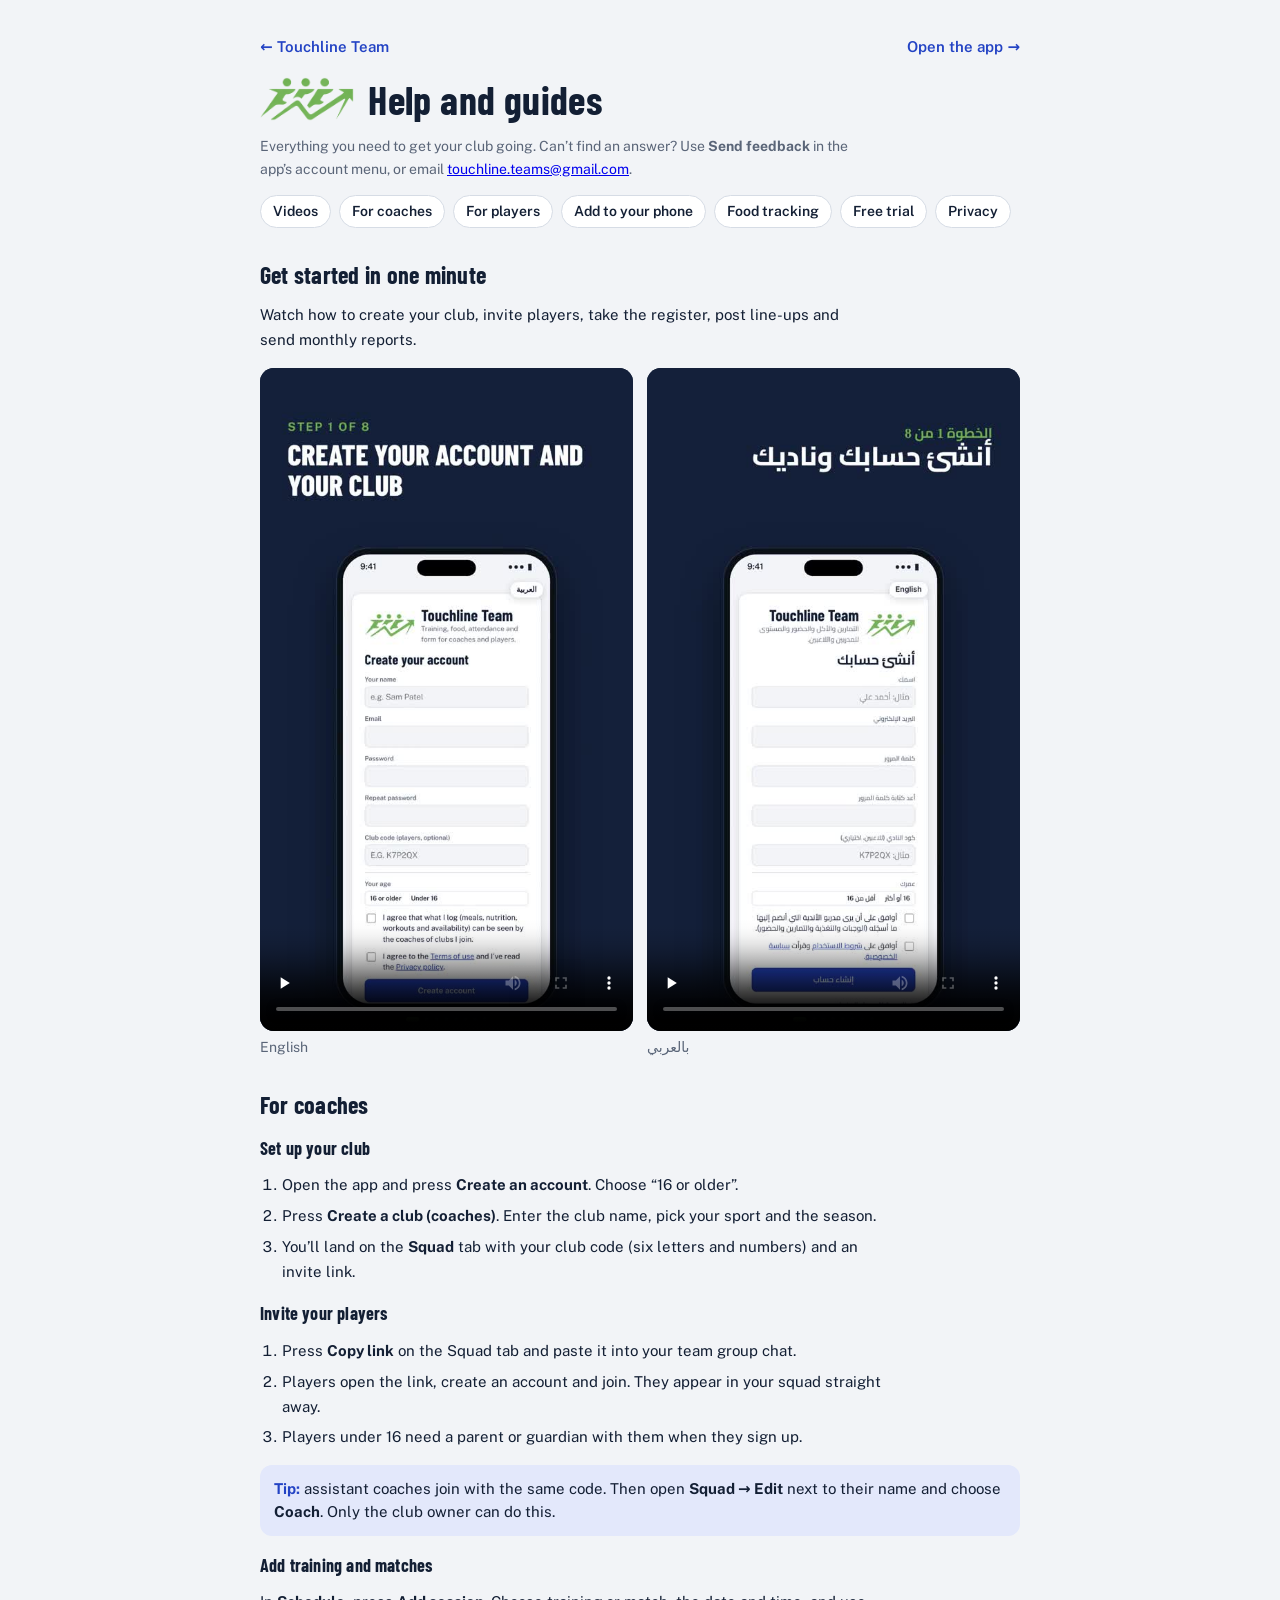
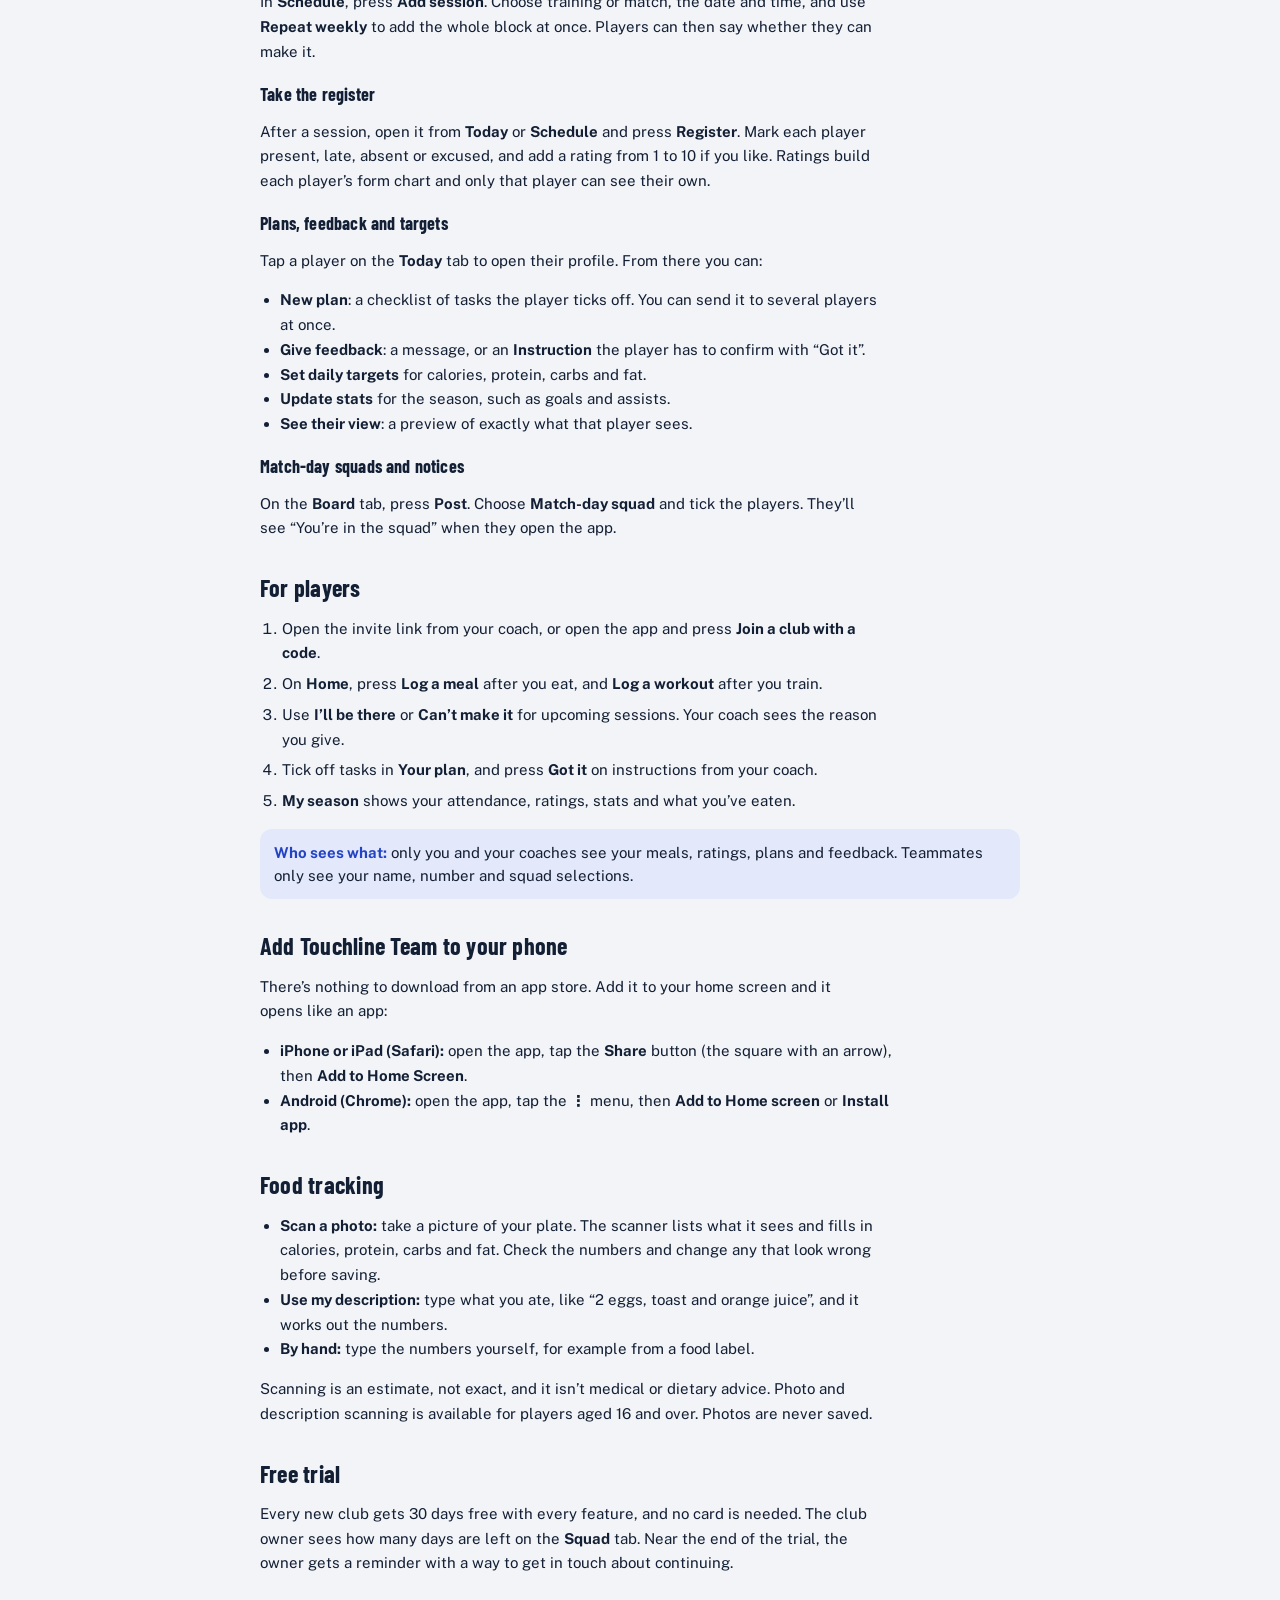
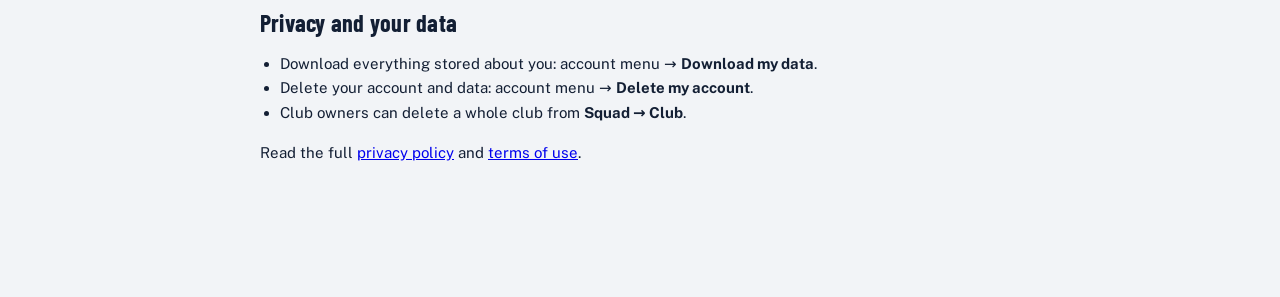
<file: help.html>
<!doctype html>
<html lang="en">
<head>
<meta charset="utf-8">
<meta name="viewport" content="width=device-width,initial-scale=1,viewport-fit=cover">
<title>Help · Touchline Team</title>
<meta name="description" content="How to set up your club, invite players, log meals and use Touchline Team.">
<link rel="stylesheet" href="https://fonts.googleapis.com/css2?family=Barlow+Condensed:wght@600;700;800&family=Public+Sans:wght@400;500;600;700&display=swap">
<link rel="icon" href="favicon.ico" sizes="48x48">
<link rel="icon" type="image/png" sizes="32x32" href="favicon-32.png">
<link rel="icon" type="image/png" sizes="16x16" href="favicon-16.png">
<link rel="icon" type="image/png" sizes="96x96" href="favicon-96.png">
<link rel="apple-touch-icon" href="apple-touch-icon.png">
<link rel="manifest" href="manifest.webmanifest">
<link rel="stylesheet" href="style.css">
<style>
  .toc{display:flex;gap:8px;flex-wrap:wrap;margin:14px 0 6px}
  .toc a{text-decoration:none;font-weight:600;font-size:14px;border:1px solid var(--line);border-radius:999px;padding:5px 12px;color:var(--ink);background:var(--surface)}
  .toc a:hover{border-color:var(--accent)}
  .legal ol{padding-left:22px}
  .legal ol li{margin-bottom:6px}
  .tip{background:var(--accent-soft);border-radius:12px;padding:12px 14px;margin:12px 0;line-height:1.55}
  .tip b{color:var(--accent)}
</style>
</head>
<body>
<main class="legal wrap">
  <a class="back" href="./">← Touchline Team</a> <a class="back" href="app.html" style="float:right">Open the app →</a>
  <header><img class="brand-mark" src="logo-mark.png" alt="Touchline Team logo" width="94" height="44"><h1>Help and guides</h1></header>
  <p class="meta">Everything you need to get your club going. Can’t find an answer? Use <strong>Send feedback</strong> in the app’s account menu<span id="mail-wrap" hidden>, or email <a id="mail"></a></span>.</p>
  <nav class="toc" aria-label="On this page"><a href="#videos">Videos</a><a href="#coaches">For coaches</a><a href="#players">For players</a><a href="#phone">Add to your phone</a><a href="#food">Food tracking</a><a href="#trial">Free trial</a><a href="#privacy">Privacy</a></nav>

  <h2 id="videos">Get started in one minute</h2>
  <p>Watch how to create your club, invite players, take the register, post line-ups and send monthly reports.</p>
  <div style="display:grid;grid-template-columns:repeat(auto-fit,minmax(220px,1fr));gap:14px;margin:12px 0 8px">
    <figure style="margin:0"><video controls playsinline preload="none" poster="media/howto-en.jpg" style="width:100%;border-radius:14px;background:#14203A" src="media/touchline-howto-en.mp4"></video><figcaption class="meta">English</figcaption></figure>
    <figure style="margin:0"><video controls playsinline preload="none" poster="media/howto-ar.jpg" style="width:100%;border-radius:14px;background:#14203A" src="media/touchline-howto-ar.mp4"></video><figcaption class="meta" lang="ar">بالعربي</figcaption></figure>
  </div>

  <h2 id="coaches">For coaches</h2>
  <h3>Set up your club</h3>
  <ol>
    <li>Open the app and press <strong>Create an account</strong>. Choose “16 or older”.</li>
    <li>Press <strong>Create a club (coaches)</strong>. Enter the club name, pick your sport and the season.</li>
    <li>You’ll land on the <strong>Squad</strong> tab with your club code (six letters and numbers) and an invite link.</li>
  </ol>
  <h3>Invite your players</h3>
  <ol>
    <li>Press <strong>Copy link</strong> on the Squad tab and paste it into your team group chat.</li>
    <li>Players open the link, create an account and join. They appear in your squad straight away.</li>
    <li>Players under 16 need a parent or guardian with them when they sign up.</li>
  </ol>
  <div class="tip"><b>Tip:</b> assistant coaches join with the same code. Then open <strong>Squad → Edit</strong> next to their name and choose <strong>Coach</strong>. Only the club owner can do this.</div>
  <h3>Add training and matches</h3>
  <p>In <strong>Schedule</strong>, press <strong>Add session</strong>. Choose training or match, the date and time, and use <strong>Repeat weekly</strong> to add the whole block at once. Players can then say whether they can make it.</p>
  <h3>Take the register</h3>
  <p>After a session, open it from <strong>Today</strong> or <strong>Schedule</strong> and press <strong>Register</strong>. Mark each player present, late, absent or excused, and add a rating from 1 to 10 if you like. Ratings build each player’s form chart and only that player can see their own.</p>
  <h3>Plans, feedback and targets</h3>
  <p>Tap a player on the <strong>Today</strong> tab to open their profile. From there you can:</p>
  <ul>
    <li><strong>New plan</strong>: a checklist of tasks the player ticks off. You can send it to several players at once.</li>
    <li><strong>Give feedback</strong>: a message, or an <strong>Instruction</strong> the player has to confirm with “Got it”.</li>
    <li><strong>Set daily targets</strong> for calories, protein, carbs and fat.</li>
    <li><strong>Update stats</strong> for the season, such as goals and assists.</li>
    <li><strong>See their view</strong>: a preview of exactly what that player sees.</li>
  </ul>
  <h3>Match-day squads and notices</h3>
  <p>On the <strong>Board</strong> tab, press <strong>Post</strong>. Choose <strong>Match-day squad</strong> and tick the players. They’ll see “You’re in the squad” when they open the app.</p>

  <h2 id="players">For players</h2>
  <ol>
    <li>Open the invite link from your coach, or open the app and press <strong>Join a club with a code</strong>.</li>
    <li>On <strong>Home</strong>, press <strong>Log a meal</strong> after you eat, and <strong>Log a workout</strong> after you train.</li>
    <li>Use <strong>I’ll be there</strong> or <strong>Can’t make it</strong> for upcoming sessions. Your coach sees the reason you give.</li>
    <li>Tick off tasks in <strong>Your plan</strong>, and press <strong>Got it</strong> on instructions from your coach.</li>
    <li><strong>My season</strong> shows your attendance, ratings, stats and what you’ve eaten.</li>
  </ol>
  <div class="tip"><b>Who sees what:</b> only you and your coaches see your meals, ratings, plans and feedback. Teammates only see your name, number and squad selections.</div>

  <h2 id="phone">Add Touchline Team to your phone</h2>
  <p>There’s nothing to download from an app store. Add it to your home screen and it opens like an app:</p>
  <ul>
    <li><strong>iPhone or iPad (Safari):</strong> open the app, tap the <strong>Share</strong> button (the square with an arrow), then <strong>Add to Home Screen</strong>.</li>
    <li><strong>Android (Chrome):</strong> open the app, tap the <strong>⋮</strong> menu, then <strong>Add to Home screen</strong> or <strong>Install app</strong>.</li>
  </ul>

  <h2 id="food">Food tracking</h2>
  <ul>
    <li><strong>Scan a photo:</strong> take a picture of your plate. The scanner lists what it sees and fills in calories, protein, carbs and fat. Check the numbers and change any that look wrong before saving.</li>
    <li><strong>Use my description:</strong> type what you ate, like “2 eggs, toast and orange juice”, and it works out the numbers.</li>
    <li><strong>By hand:</strong> type the numbers yourself, for example from a food label.</li>
  </ul>
  <p>Scanning is an estimate, not exact, and it isn’t medical or dietary advice. Photo and description scanning is available for players aged 16 and over. Photos are never saved.</p>

  <h2 id="trial">Free trial</h2>
  <p>Every new club gets 30 days free with every feature, and no card is needed. The club owner sees how many days are left on the <strong>Squad</strong> tab. Near the end of the trial, the owner gets a reminder with a way to get in touch about continuing.</p>

  <h2 id="privacy">Privacy and your data</h2>
  <ul>
    <li>Download everything stored about you: account menu → <strong>Download my data</strong>.</li>
    <li>Delete your account and data: account menu → <strong>Delete my account</strong>.</li>
    <li>Club owners can delete a whole club from <strong>Squad → Club</strong>.</li>
  </ul>
  <p>Read the full <a href="privacy.html">privacy policy</a> and <a href="terms.html">terms of use</a>.</p>
</main>
<script src="site-info.js"></script>
<script>
  var e = (window.TEAM_SITE || {}).email || "";
  if (e && !/^FILL IN/.test(e)) { var a = document.getElementById("mail"); a.href = "mailto:" + e; a.textContent = e; document.getElementById("mail-wrap").hidden = false; }
</script>
</body>
</html>
</file>
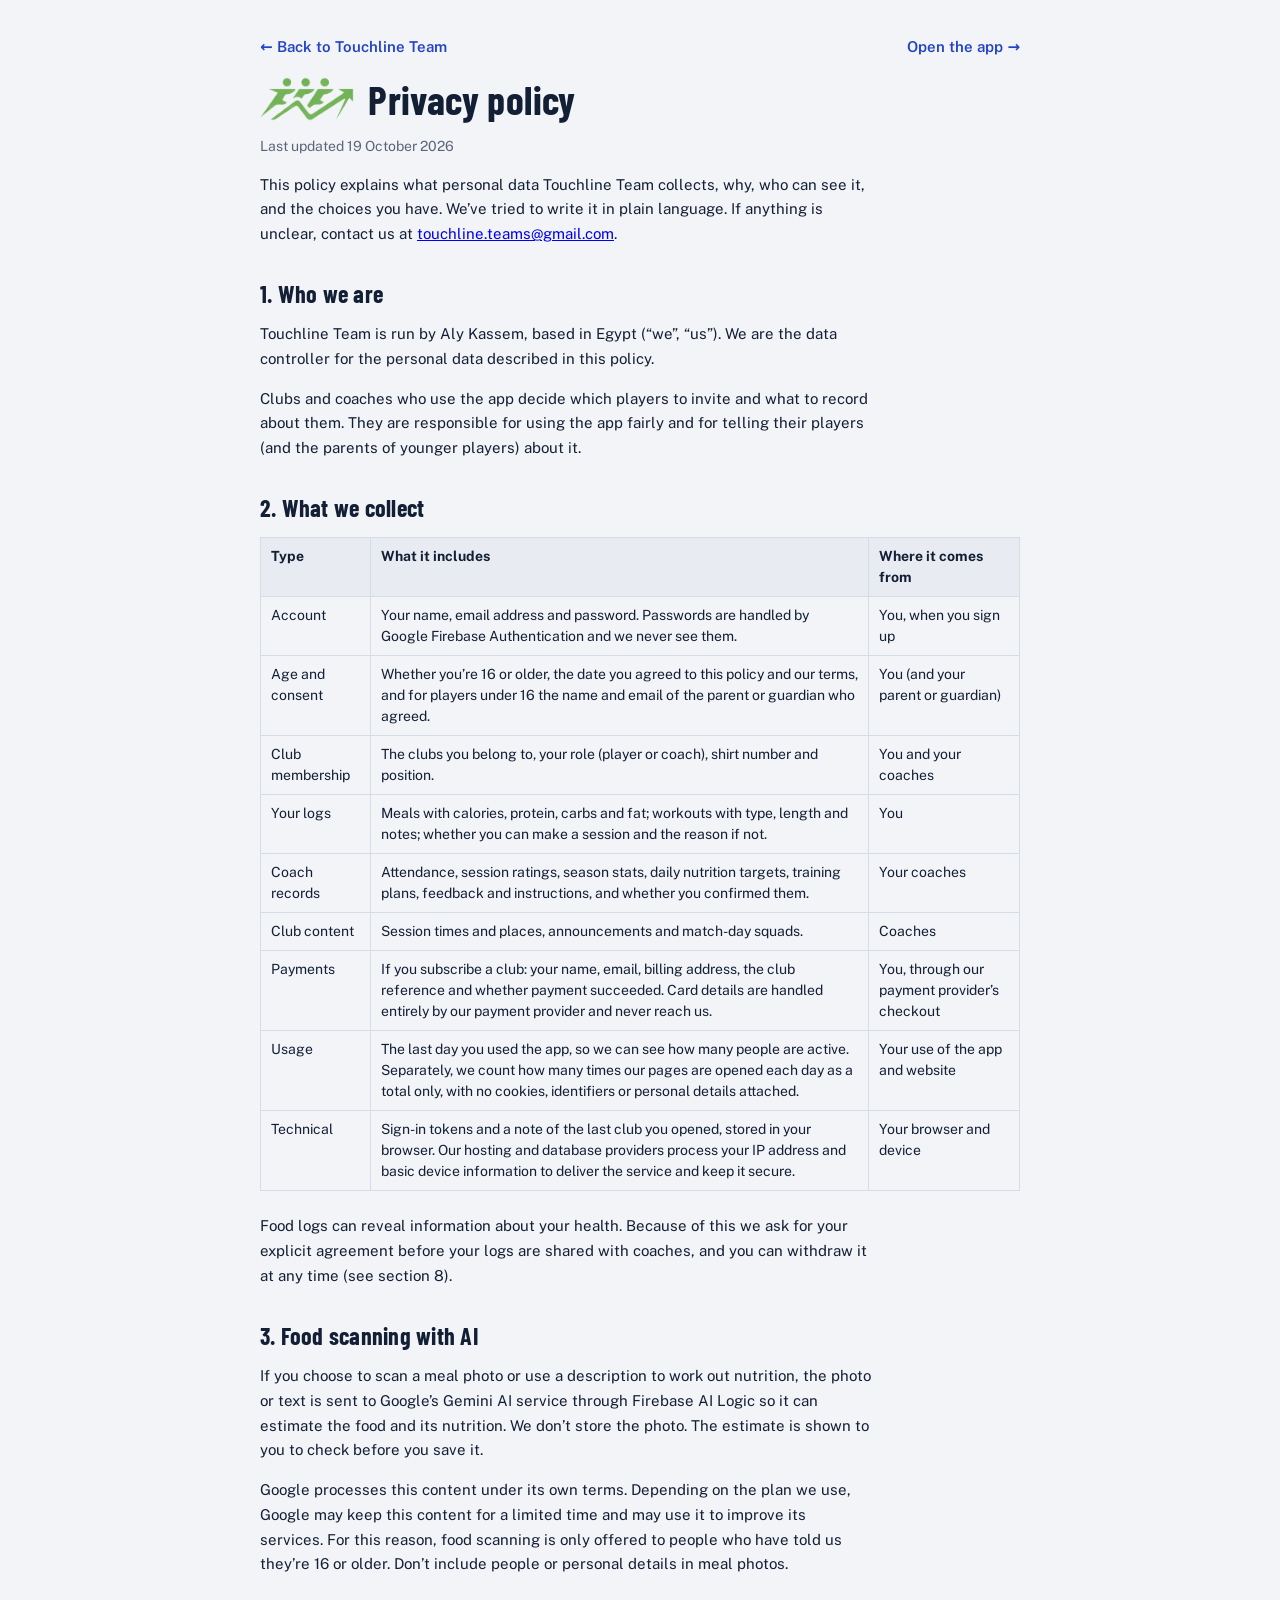
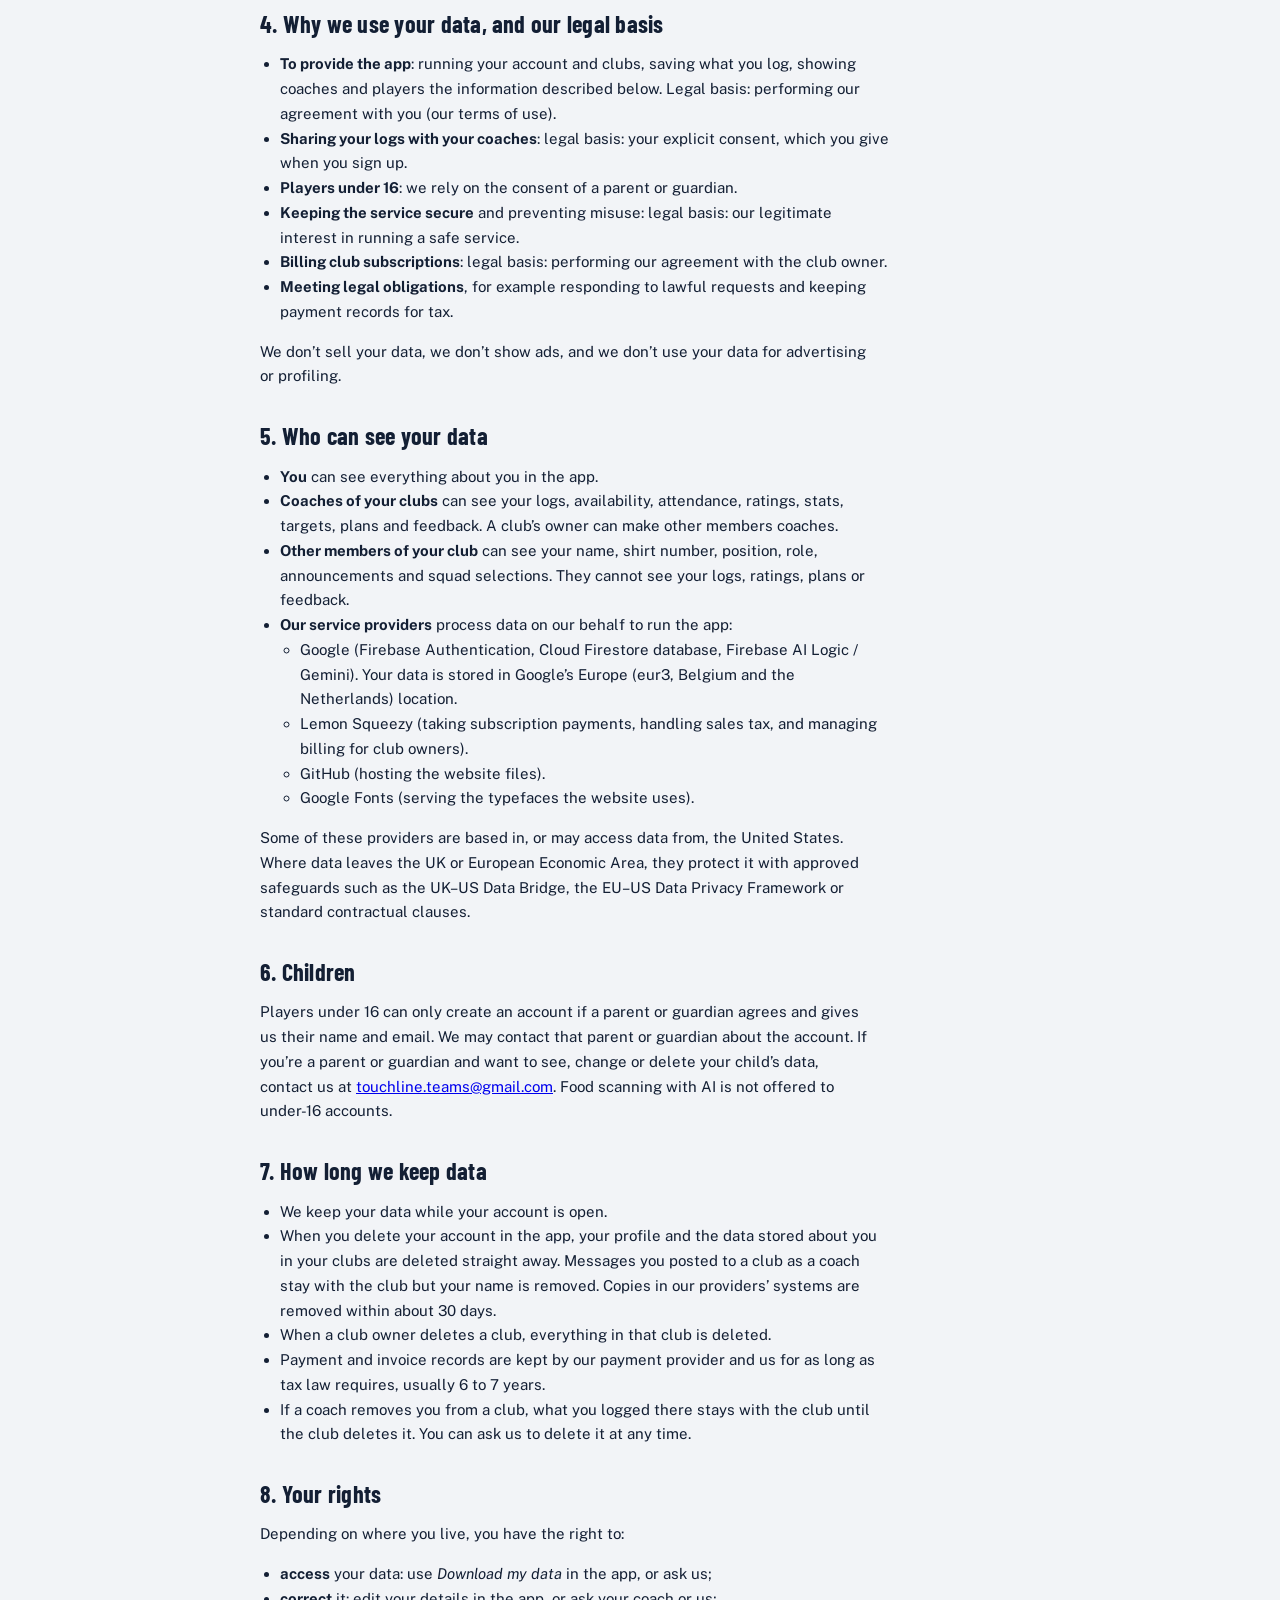
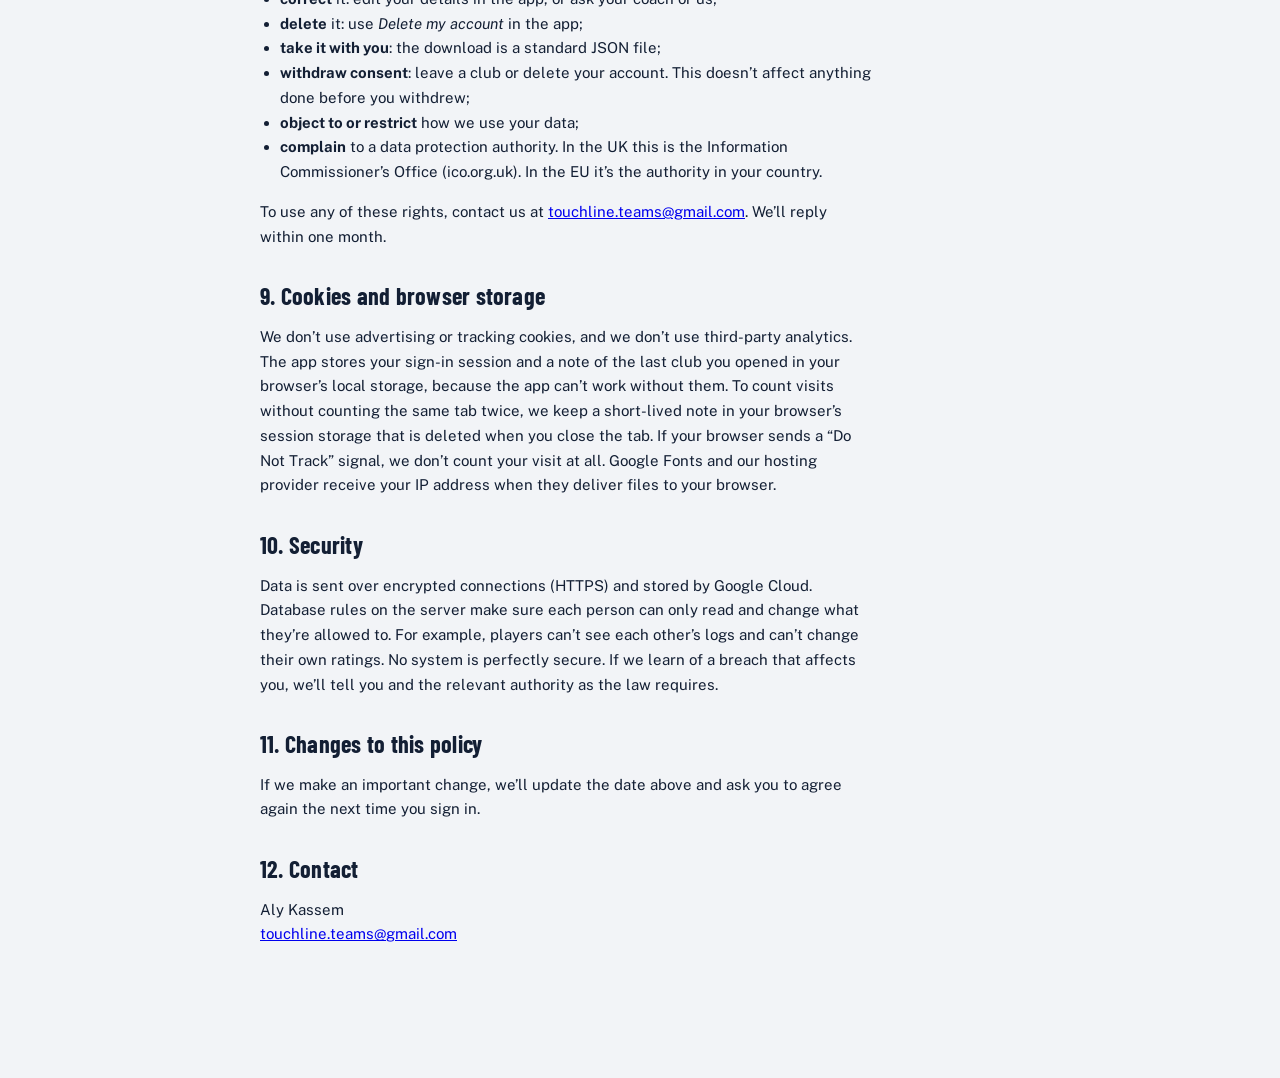
<file: privacy.html>
<!doctype html>
<html lang="en">
<head>
<meta charset="utf-8">
<meta name="viewport" content="width=device-width,initial-scale=1,viewport-fit=cover">
<title>Privacy policy · Touchline Team</title>
<meta name="description" content="How Touchline Team collects, uses and protects your data.">
<link rel="stylesheet" href="https://fonts.googleapis.com/css2?family=Barlow+Condensed:wght@600;700;800&family=Public+Sans:wght@400;500;600;700&display=swap">
<link rel="icon" href="favicon.ico" sizes="48x48">
<link rel="icon" type="image/png" sizes="32x32" href="favicon-32.png">
<link rel="icon" type="image/png" sizes="16x16" href="favicon-16.png">
<link rel="icon" type="image/png" sizes="96x96" href="favicon-96.png">
<link rel="apple-touch-icon" href="apple-touch-icon.png">
<link rel="manifest" href="manifest.webmanifest">
<meta name="apple-mobile-web-app-capable" content="yes">
<meta name="mobile-web-app-capable" content="yes">
<meta name="apple-mobile-web-app-title" content="Touchline">
<meta name="apple-mobile-web-app-status-bar-style" content="default">
<link rel="stylesheet" href="style.css">
</head>
<body>
<main class="legal wrap">
  <a class="back" href="./">← Back to Touchline Team</a> <a class="back" href="app.html" style="float:right">Open the app →</a>
  <header><img class="brand-mark" src="logo-mark.png" alt="Touchline Team logo" width="94" height="44"><h1>Privacy policy</h1></header>
  <p class="meta">Last updated <span data-site="updated"></span></p>
  <div id="draft" class="draft" hidden>Draft: some details on this page haven’t been filled in yet.</div>

  <p>This policy explains what personal data <span data-site="appName"></span> collects, why, who can see it, and the choices you have. We’ve tried to write it in plain language. If anything is unclear, contact us at <span data-site="email"></span>.</p>

  <h2>1. Who we are</h2>
  <p><span data-site="appName"></span> is run by <span data-site="operator"></span>, based in <span data-site="country"></span> (“we”, “us”). We are the data controller for the personal data described in this policy.</p>
  <p>Clubs and coaches who use the app decide which players to invite and what to record about them. They are responsible for using the app fairly and for telling their players (and the parents of younger players) about it.</p>

  <h2>2. What we collect</h2>
  <div class="table-wrap"><table>
    <tr><th>Type</th><th>What it includes</th><th>Where it comes from</th></tr>
    <tr><td>Account</td><td>Your name, email address and password. Passwords are handled by Google Firebase Authentication and we never see them.</td><td>You, when you sign up</td></tr>
    <tr><td>Age and consent</td><td>Whether you’re 16 or older, the date you agreed to this policy and our terms, and for players under 16 the name and email of the parent or guardian who agreed.</td><td>You (and your parent or guardian)</td></tr>
    <tr><td>Club membership</td><td>The clubs you belong to, your role (player or coach), shirt number and position.</td><td>You and your coaches</td></tr>
    <tr><td>Your logs</td><td>Meals with calories, protein, carbs and fat; workouts with type, length and notes; whether you can make a session and the reason if not.</td><td>You</td></tr>
    <tr><td>Coach records</td><td>Attendance, session ratings, season stats, daily nutrition targets, training plans, feedback and instructions, and whether you confirmed them.</td><td>Your coaches</td></tr>
    <tr><td>Club content</td><td>Session times and places, announcements and match-day squads.</td><td>Coaches</td></tr>
    <tr><td>Payments</td><td>If you subscribe a club: your name, email, billing address, the club reference and whether payment succeeded. Card details are handled entirely by our payment provider and never reach us.</td><td>You, through our payment provider’s checkout</td></tr>
    <tr><td>Usage</td><td>The last day you used the app, so we can see how many people are active. Separately, we count how many times our pages are opened each day as a total only, with no cookies, identifiers or personal details attached.</td><td>Your use of the app and website</td></tr>
    <tr><td>Technical</td><td>Sign-in tokens and a note of the last club you opened, stored in your browser. Our hosting and database providers process your IP address and basic device information to deliver the service and keep it secure.</td><td>Your browser and device</td></tr>
  </table></div>
  <p>Food logs can reveal information about your health. Because of this we ask for your explicit agreement before your logs are shared with coaches, and you can withdraw it at any time (see section 8).</p>

  <h2>3. Food scanning with AI</h2>
  <p>If you choose to scan a meal photo or use a description to work out nutrition, the photo or text is sent to Google’s Gemini AI service through Firebase AI Logic so it can estimate the food and its nutrition. We don’t store the photo. The estimate is shown to you to check before you save it.</p>
  <p>Google processes this content under its own terms. Depending on the plan we use, Google may keep this content for a limited time and may use it to improve its services. For this reason, food scanning is only offered to people who have told us they’re 16 or older. Don’t include people or personal details in meal photos.</p>

  <h2>4. Why we use your data, and our legal basis</h2>
  <ul>
    <li><strong>To provide the app</strong>: running your account and clubs, saving what you log, showing coaches and players the information described below. Legal basis: performing our agreement with you (our terms of use).</li>
    <li><strong>Sharing your logs with your coaches</strong>: legal basis: your explicit consent, which you give when you sign up.</li>
    <li><strong>Players under 16</strong>: we rely on the consent of a parent or guardian.</li>
    <li><strong>Keeping the service secure</strong> and preventing misuse: legal basis: our legitimate interest in running a safe service.</li>
    <li><strong>Billing club subscriptions</strong>: legal basis: performing our agreement with the club owner.</li>
    <li><strong>Meeting legal obligations</strong>, for example responding to lawful requests and keeping payment records for tax.</li>
  </ul>
  <p>We don’t sell your data, we don’t show ads, and we don’t use your data for advertising or profiling.</p>

  <h2>5. Who can see your data</h2>
  <ul>
    <li><strong>You</strong> can see everything about you in the app.</li>
    <li><strong>Coaches of your clubs</strong> can see your logs, availability, attendance, ratings, stats, targets, plans and feedback. A club’s owner can make other members coaches.</li>
    <li><strong>Other members of your club</strong> can see your name, shirt number, position, role, announcements and squad selections. They cannot see your logs, ratings, plans or feedback.</li>
    <li><strong>Our service providers</strong> process data on our behalf to run the app:
      <ul>
        <li>Google (Firebase Authentication, Cloud Firestore database, Firebase AI Logic / Gemini). Your data is stored in Google’s <span data-site="dataRegion"></span> location.</li>
        <li><span data-site="payProvider"></span> (taking subscription payments, handling sales tax, and managing billing for club owners).</li>
        <li>GitHub (hosting the website files).</li>
        <li>Google Fonts (serving the typefaces the website uses).</li>
      </ul>
    </li>
  </ul>
  <p>Some of these providers are based in, or may access data from, the United States. Where data leaves the UK or European Economic Area, they protect it with approved safeguards such as the UK–US Data Bridge, the EU–US Data Privacy Framework or standard contractual clauses.</p>

  <h2>6. Children</h2>
  <p>Players under 16 can only create an account if a parent or guardian agrees and gives us their name and email. We may contact that parent or guardian about the account. If you’re a parent or guardian and want to see, change or delete your child’s data, contact us at <span data-site="email"></span>. Food scanning with AI is not offered to under-16 accounts.</p>

  <h2>7. How long we keep data</h2>
  <ul>
    <li>We keep your data while your account is open.</li>
    <li>When you delete your account in the app, your profile and the data stored about you in your clubs are deleted straight away. Messages you posted to a club as a coach stay with the club but your name is removed. Copies in our providers’ systems are removed within about 30 days.</li>
    <li>When a club owner deletes a club, everything in that club is deleted.</li>
    <li>Payment and invoice records are kept by our payment provider and us for as long as tax law requires, usually 6 to 7 years.</li>
    <li>If a coach removes you from a club, what you logged there stays with the club until the club deletes it. You can ask us to delete it at any time.</li>
  </ul>

  <h2>8. Your rights</h2>
  <p>Depending on where you live, you have the right to:</p>
  <ul>
    <li><strong>access</strong> your data: use <em>Download my data</em> in the app, or ask us;</li>
    <li><strong>correct</strong> it: edit your details in the app, or ask your coach or us;</li>
    <li><strong>delete</strong> it: use <em>Delete my account</em> in the app;</li>
    <li><strong>take it with you</strong>: the download is a standard JSON file;</li>
    <li><strong>withdraw consent</strong>: leave a club or delete your account. This doesn’t affect anything done before you withdrew;</li>
    <li><strong>object to or restrict</strong> how we use your data;</li>
    <li><strong>complain</strong> to a data protection authority. In the UK this is the Information Commissioner’s Office (ico.org.uk). In the EU it’s the authority in your country.</li>
  </ul>
  <p>To use any of these rights, contact us at <span data-site="email"></span>. We’ll reply within one month.</p>

  <h2>9. Cookies and browser storage</h2>
  <p>We don’t use advertising or tracking cookies, and we don’t use third-party analytics. The app stores your sign-in session and a note of the last club you opened in your browser’s local storage, because the app can’t work without them. To count visits without counting the same tab twice, we keep a short-lived note in your browser’s session storage that is deleted when you close the tab. If your browser sends a “Do Not Track” signal, we don’t count your visit at all. Google Fonts and our hosting provider receive your IP address when they deliver files to your browser.</p>

  <h2>10. Security</h2>
  <p>Data is sent over encrypted connections (HTTPS) and stored by Google Cloud. Database rules on the server make sure each person can only read and change what they’re allowed to. For example, players can’t see each other’s logs and can’t change their own ratings. No system is perfectly secure. If we learn of a breach that affects you, we’ll tell you and the relevant authority as the law requires.</p>

  <h2>11. Changes to this policy</h2>
  <p>If we make an important change, we’ll update the date above and ask you to agree again the next time you sign in.</p>

  <h2>12. Contact</h2>
  <p><span data-site="operator"></span><br><span data-site="email"></span></p>
</main>
<script src="site-info.js"></script>
<script src="legal.js"></script>
</body>
</html>
</file>
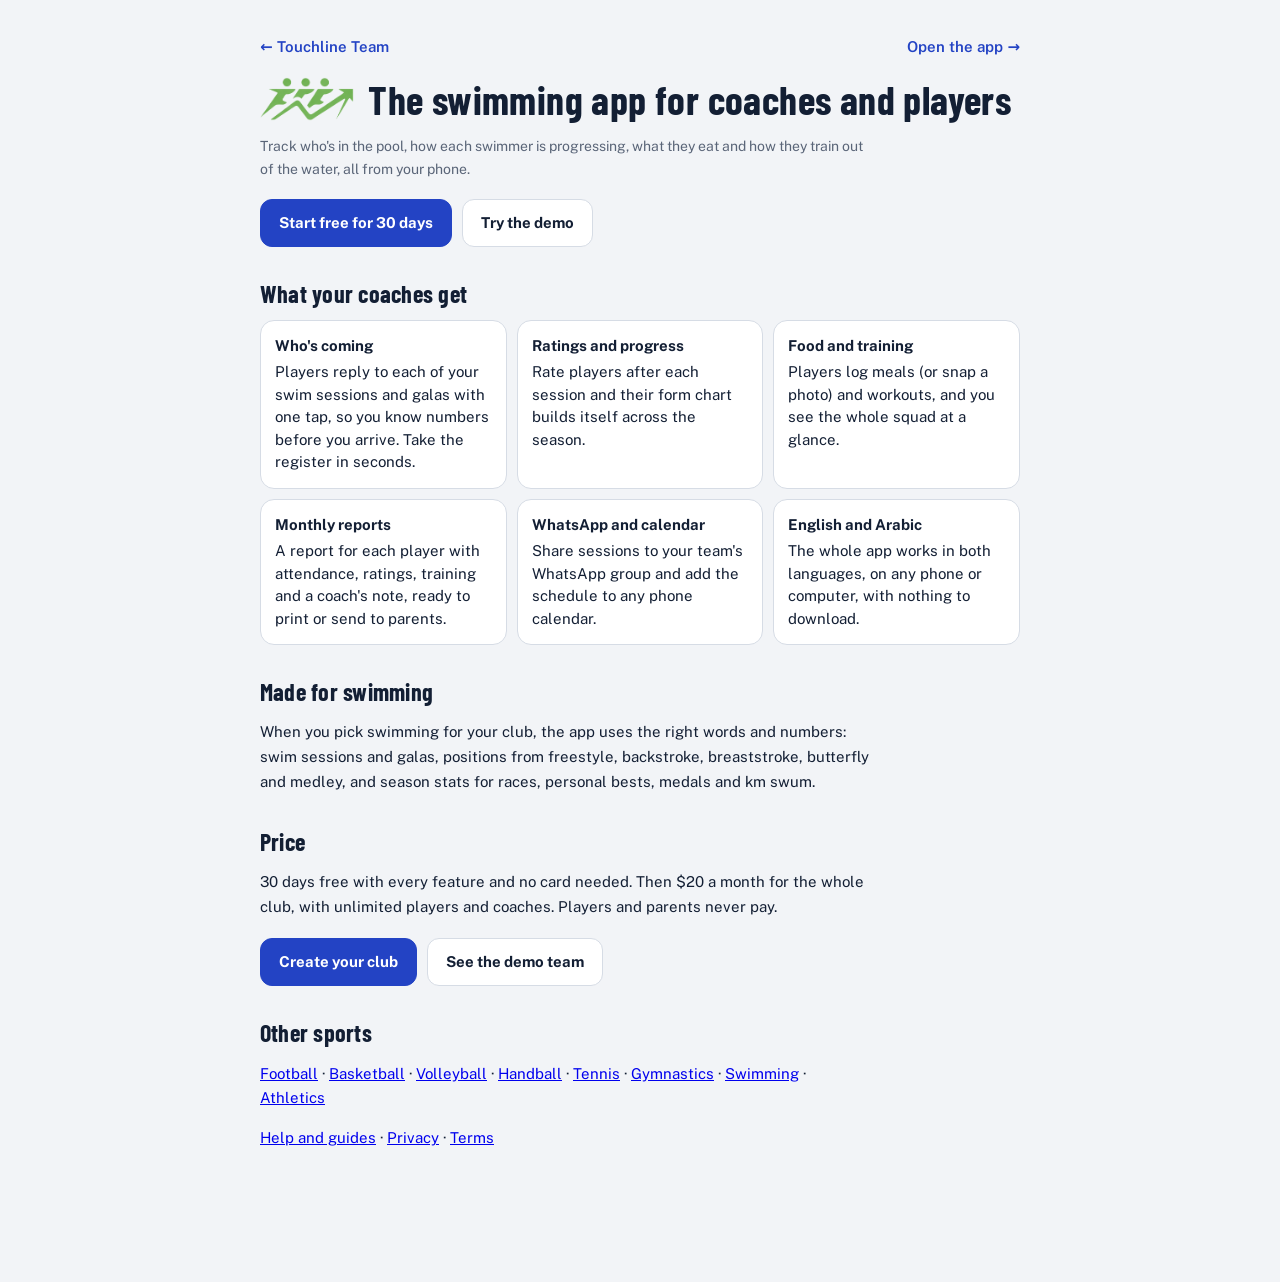
<file: swimming-team-app.html>
<!doctype html>
<html lang="en">
<head>
<meta charset="utf-8">
<meta name="viewport" content="width=device-width,initial-scale=1,viewport-fit=cover">
<title>Swimming club app for coaches · Touchline Team</title>
<meta name="description" content="Track who&#x27;s in the pool, how each swimmer is progressing, what they eat and how they train out of the water, all from your phone. Free for 30 days, then $20 a month per club.">
<meta name="keywords" content="swimming club app, swim coach app, swim squad attendance app">
<link rel="canonical" href="https://touchlineteam.com/swimming-team-app.html">
<meta property="og:title" content="Swimming club app for coaches">
<meta property="og:description" content="Track who&#x27;s in the pool, how each swimmer is progressing, what they eat and how they train out of the water, all from your phone.">
<meta property="og:image" content="https://touchlineteam.com/og.png">
<meta property="og:url" content="https://touchlineteam.com/swimming-team-app.html">
<meta name="twitter:card" content="summary_large_image">
<meta name="theme-color" content="#131F34">
<link rel="stylesheet" href="https://fonts.googleapis.com/css2?family=Barlow+Condensed:wght@600;700;800&family=Public+Sans:wght@400;500;600;700&display=swap">
<link rel="icon" href="favicon.ico" sizes="48x48">
<link rel="icon" type="image/png" sizes="32x32" href="favicon-32.png">
<link rel="apple-touch-icon" href="apple-touch-icon.png">
<link rel="stylesheet" href="style.css">
<style>
  .cta{display:flex;gap:10px;flex-wrap:wrap;margin:18px 0 8px}
  .cta a{text-decoration:none;font-weight:700;border-radius:12px;padding:12px 18px;border:1px solid var(--line);color:var(--ink);background:var(--surface)}
  .cta a.go{background:var(--accent);border-color:var(--accent);color:#fff}
  .feat{display:grid;gap:10px;grid-template-columns:repeat(auto-fit,minmax(220px,1fr));margin:12px 0}
  .feat div{border:1px solid var(--line);border-radius:14px;padding:14px;background:var(--surface);line-height:1.5}
  .feat b{display:block;margin-bottom:4px}
  .sports{line-height:2}
</style>
<script type="application/ld+json">{"@context":"https://schema.org","@type":"SoftwareApplication","name":"Touchline Team","applicationCategory":"SportsApplication","operatingSystem":"Web, iOS, Android","description":"Swimming club app for coaches","offers":{"@type":"Offer","price":"20","priceCurrency":"USD"},"url":"https://touchlineteam.com/"}</script>
</head>
<body>
<main class="legal wrap">
  <a class="back" href="./">← Touchline Team</a> <a class="back" href="app.html" style="float:right">Open the app →</a>
  <header><img class="brand-mark" src="logo-mark.png" alt="Touchline Team logo" width="94" height="44"><h1>The swimming app for coaches and players</h1></header>
  <p class="meta">Track who's in the pool, how each swimmer is progressing, what they eat and how they train out of the water, all from your phone.</p>
  <div class="cta"><a class="go" href="app.html?start=signup">Start free for 30 days</a><a href="app.html?start=demo">Try the demo</a></div>

  <h2>What your coaches get</h2>
  <div class="feat">
    <div><b>Who's coming</b>Players reply to each of your swim sessions and galas with one tap, so you know numbers before you arrive. Take the register in seconds.</div>
    <div><b>Ratings and progress</b>Rate players after each session and their form chart builds itself across the season.</div>
    <div><b>Food and training</b>Players log meals (or snap a photo) and workouts, and you see the whole squad at a glance.</div>
    <div><b>Monthly reports</b>A report for each player with attendance, ratings, training and a coach's note, ready to print or send to parents.</div>
    <div><b>WhatsApp and calendar</b>Share sessions to your team's WhatsApp group and add the schedule to any phone calendar.</div>
    <div><b>English and Arabic</b>The whole app works in both languages, on any phone or computer, with nothing to download.</div>
  </div>

  <h2>Made for swimming</h2>
  <p>When you pick swimming for your club, the app uses the right words and numbers: swim sessions and galas, positions from freestyle, backstroke, breaststroke, butterfly and medley, and season stats for races, personal bests, medals and km swum.</p>
  

  <h2>Price</h2>
  <p>30 days free with every feature and no card needed. Then $20 a month for the whole club, with unlimited players and coaches. Players and parents never pay.</p>
  <div class="cta"><a class="go" href="app.html?start=signup">Create your club</a><a href="app.html?start=demo">See the demo team</a></div>

  <h2>Other sports</h2>
  <p class="sports"><a href="football-team-app.html">Football</a> · <a href="basketball-team-app.html">Basketball</a> · <a href="volleyball-team-app.html">Volleyball</a> · <a href="handball-team-app.html">Handball</a> · <a href="tennis-team-app.html">Tennis</a> · <a href="gymnastics-team-app.html">Gymnastics</a> · <a href="swimming-team-app.html">Swimming</a> · <a href="athletics-team-app.html">Athletics</a></p>
  <p><a href="help.html">Help and guides</a> · <a href="privacy.html">Privacy</a> · <a href="terms.html">Terms</a></p>
</main>
</body>
</html>
</file>
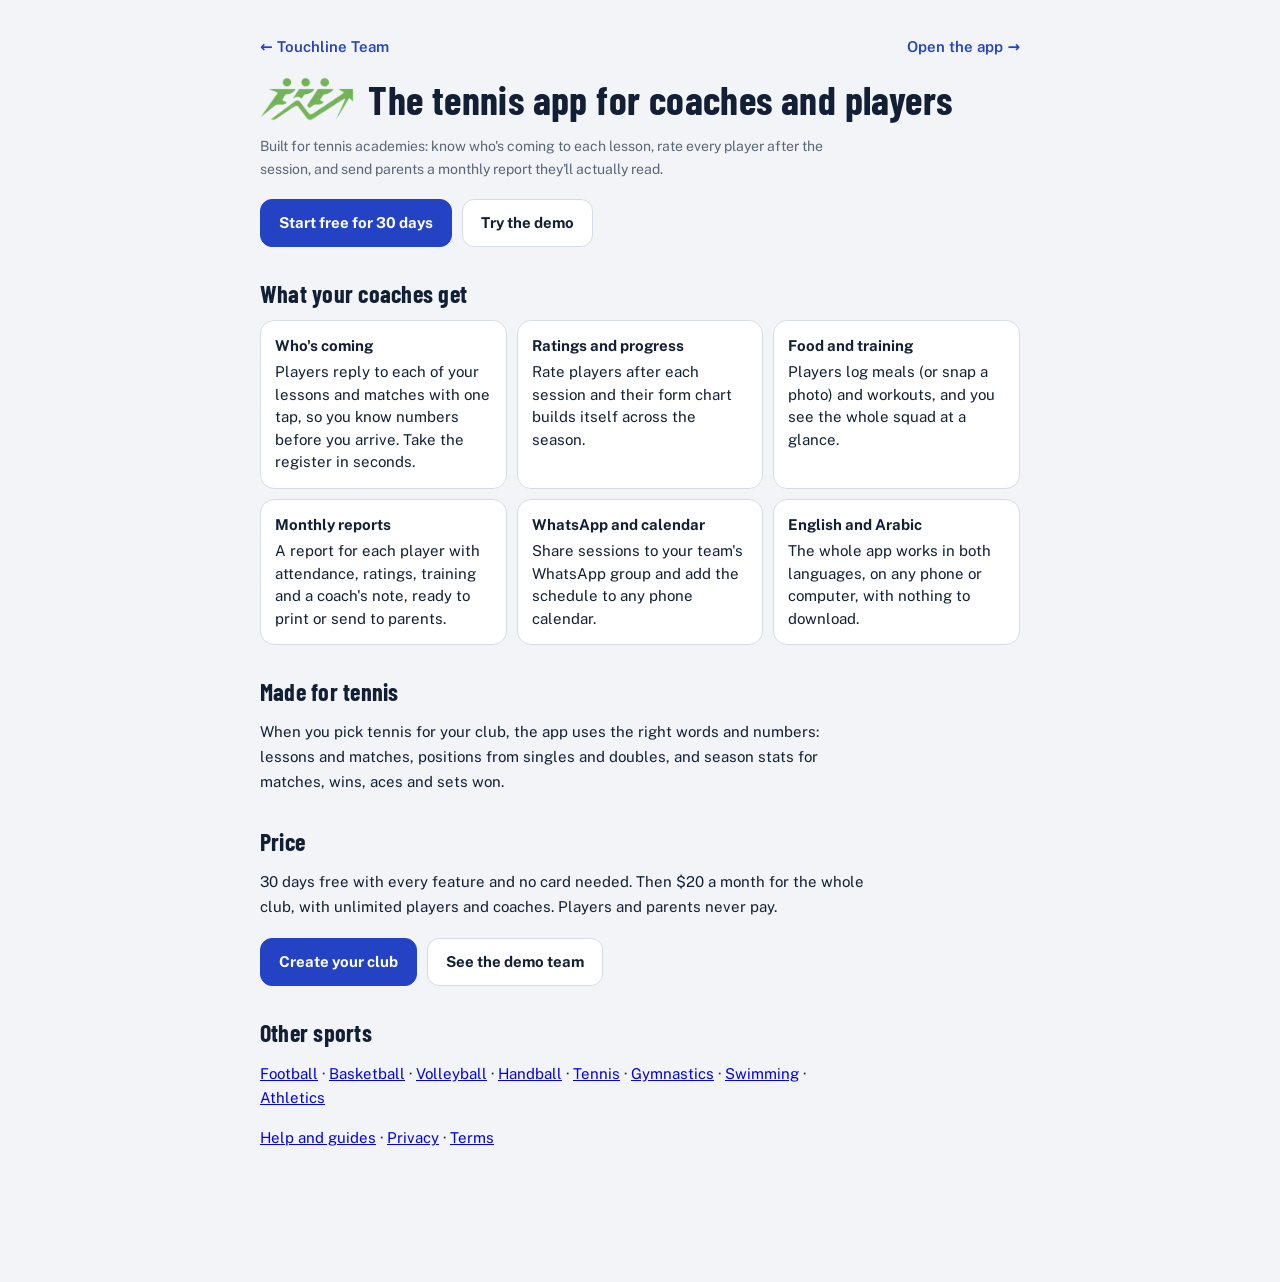
<file: tennis-team-app.html>
<!doctype html>
<html lang="en">
<head>
<meta charset="utf-8">
<meta name="viewport" content="width=device-width,initial-scale=1,viewport-fit=cover">
<title>Tennis academy app for coaches · Touchline Team</title>
<meta name="description" content="Built for tennis academies: know who&#x27;s coming to each lesson, rate every player after the session, and send parents a monthly report they&#x27;ll actually read. Free for 30 days, then $20 a month per club.">
<meta name="keywords" content="tennis academy app, tennis coaching app, tennis lesson attendance app">
<link rel="canonical" href="https://touchlineteam.com/tennis-team-app.html">
<meta property="og:title" content="Tennis academy app for coaches">
<meta property="og:description" content="Built for tennis academies: know who&#x27;s coming to each lesson, rate every player after the session, and send parents a monthly report they&#x27;ll actually read.">
<meta property="og:image" content="https://touchlineteam.com/og.png">
<meta property="og:url" content="https://touchlineteam.com/tennis-team-app.html">
<meta name="twitter:card" content="summary_large_image">
<meta name="theme-color" content="#131F34">
<link rel="stylesheet" href="https://fonts.googleapis.com/css2?family=Barlow+Condensed:wght@600;700;800&family=Public+Sans:wght@400;500;600;700&display=swap">
<link rel="icon" href="favicon.ico" sizes="48x48">
<link rel="icon" type="image/png" sizes="32x32" href="favicon-32.png">
<link rel="apple-touch-icon" href="apple-touch-icon.png">
<link rel="stylesheet" href="style.css">
<style>
  .cta{display:flex;gap:10px;flex-wrap:wrap;margin:18px 0 8px}
  .cta a{text-decoration:none;font-weight:700;border-radius:12px;padding:12px 18px;border:1px solid var(--line);color:var(--ink);background:var(--surface)}
  .cta a.go{background:var(--accent);border-color:var(--accent);color:#fff}
  .feat{display:grid;gap:10px;grid-template-columns:repeat(auto-fit,minmax(220px,1fr));margin:12px 0}
  .feat div{border:1px solid var(--line);border-radius:14px;padding:14px;background:var(--surface);line-height:1.5}
  .feat b{display:block;margin-bottom:4px}
  .sports{line-height:2}
</style>
<script type="application/ld+json">{"@context":"https://schema.org","@type":"SoftwareApplication","name":"Touchline Team","applicationCategory":"SportsApplication","operatingSystem":"Web, iOS, Android","description":"Tennis academy app for coaches","offers":{"@type":"Offer","price":"20","priceCurrency":"USD"},"url":"https://touchlineteam.com/"}</script>
</head>
<body>
<main class="legal wrap">
  <a class="back" href="./">← Touchline Team</a> <a class="back" href="app.html" style="float:right">Open the app →</a>
  <header><img class="brand-mark" src="logo-mark.png" alt="Touchline Team logo" width="94" height="44"><h1>The tennis app for coaches and players</h1></header>
  <p class="meta">Built for tennis academies: know who's coming to each lesson, rate every player after the session, and send parents a monthly report they'll actually read.</p>
  <div class="cta"><a class="go" href="app.html?start=signup">Start free for 30 days</a><a href="app.html?start=demo">Try the demo</a></div>

  <h2>What your coaches get</h2>
  <div class="feat">
    <div><b>Who's coming</b>Players reply to each of your lessons and matches with one tap, so you know numbers before you arrive. Take the register in seconds.</div>
    <div><b>Ratings and progress</b>Rate players after each session and their form chart builds itself across the season.</div>
    <div><b>Food and training</b>Players log meals (or snap a photo) and workouts, and you see the whole squad at a glance.</div>
    <div><b>Monthly reports</b>A report for each player with attendance, ratings, training and a coach's note, ready to print or send to parents.</div>
    <div><b>WhatsApp and calendar</b>Share sessions to your team's WhatsApp group and add the schedule to any phone calendar.</div>
    <div><b>English and Arabic</b>The whole app works in both languages, on any phone or computer, with nothing to download.</div>
  </div>

  <h2>Made for tennis</h2>
  <p>When you pick tennis for your club, the app uses the right words and numbers: lessons and matches, positions from singles and doubles, and season stats for matches, wins, aces and sets won.</p>
  

  <h2>Price</h2>
  <p>30 days free with every feature and no card needed. Then $20 a month for the whole club, with unlimited players and coaches. Players and parents never pay.</p>
  <div class="cta"><a class="go" href="app.html?start=signup">Create your club</a><a href="app.html?start=demo">See the demo team</a></div>

  <h2>Other sports</h2>
  <p class="sports"><a href="football-team-app.html">Football</a> · <a href="basketball-team-app.html">Basketball</a> · <a href="volleyball-team-app.html">Volleyball</a> · <a href="handball-team-app.html">Handball</a> · <a href="tennis-team-app.html">Tennis</a> · <a href="gymnastics-team-app.html">Gymnastics</a> · <a href="swimming-team-app.html">Swimming</a> · <a href="athletics-team-app.html">Athletics</a></p>
  <p><a href="help.html">Help and guides</a> · <a href="privacy.html">Privacy</a> · <a href="terms.html">Terms</a></p>
</main>
</body>
</html>
</file>
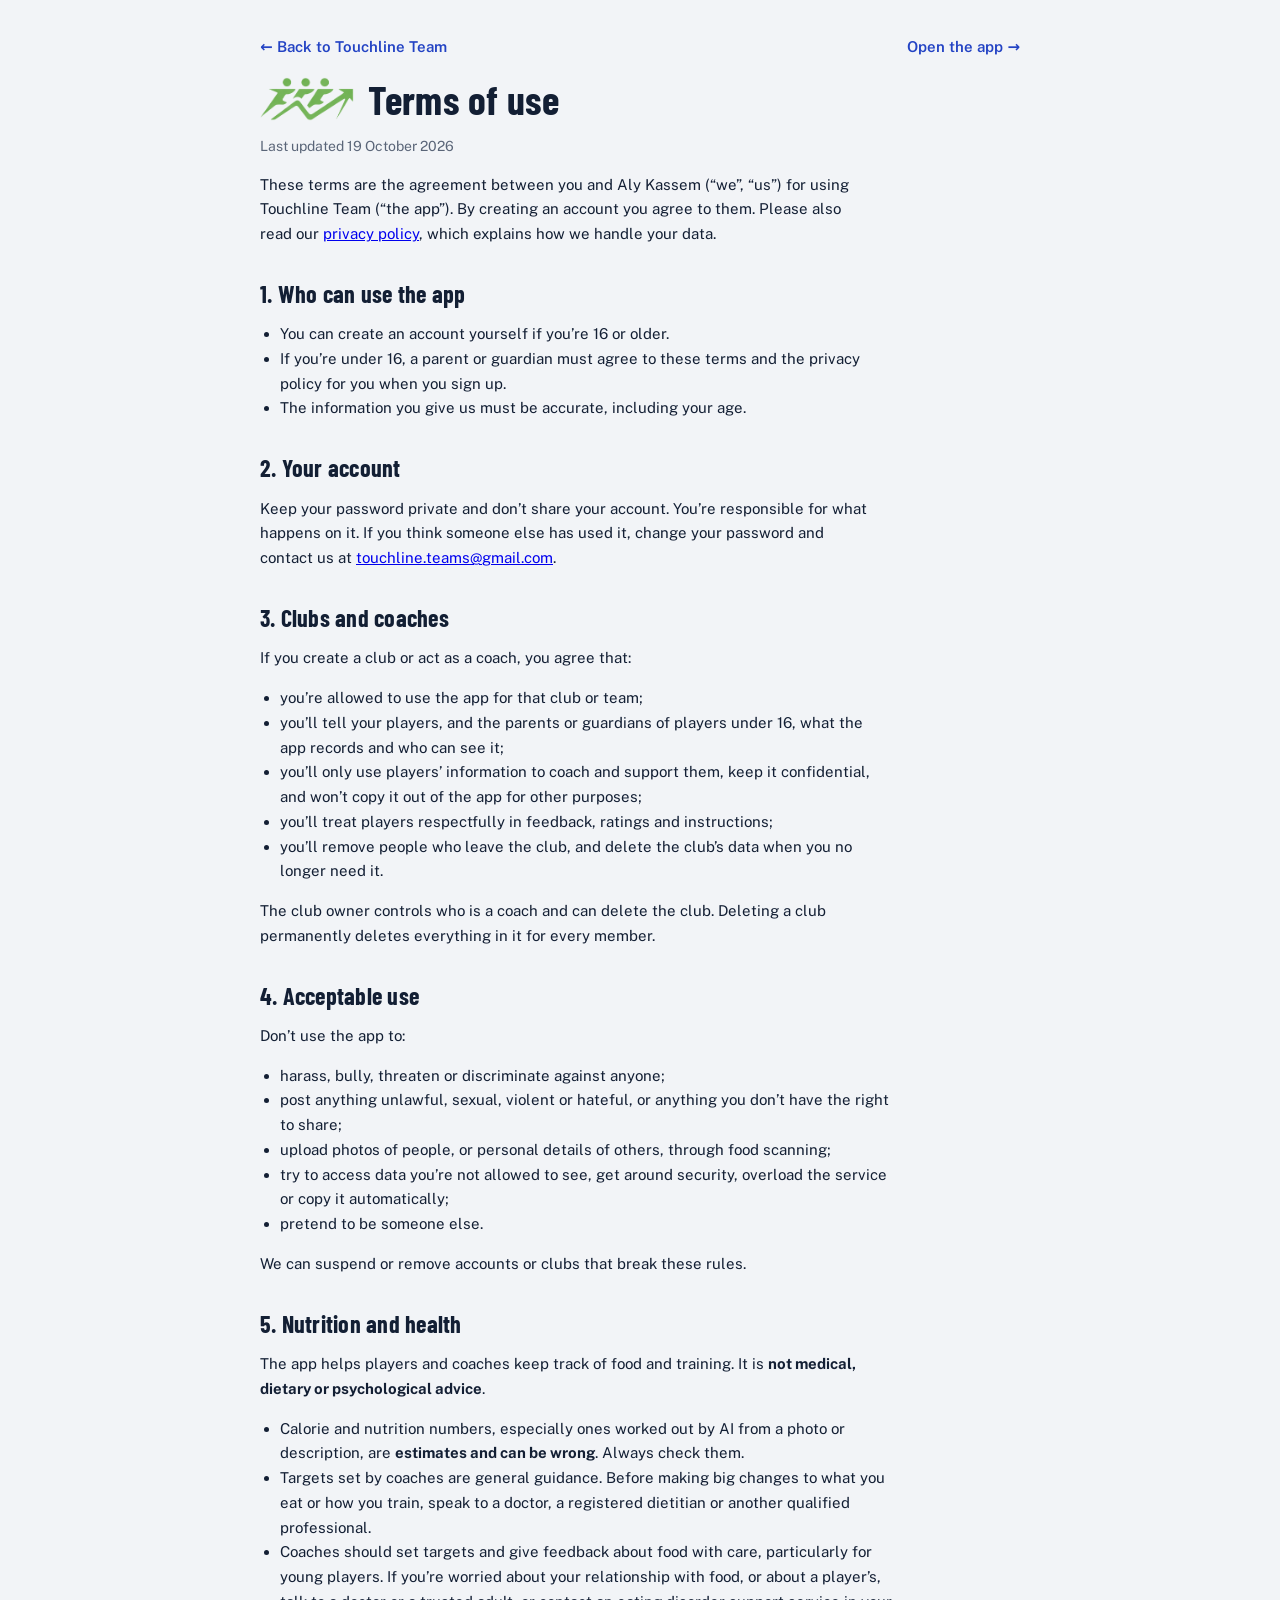
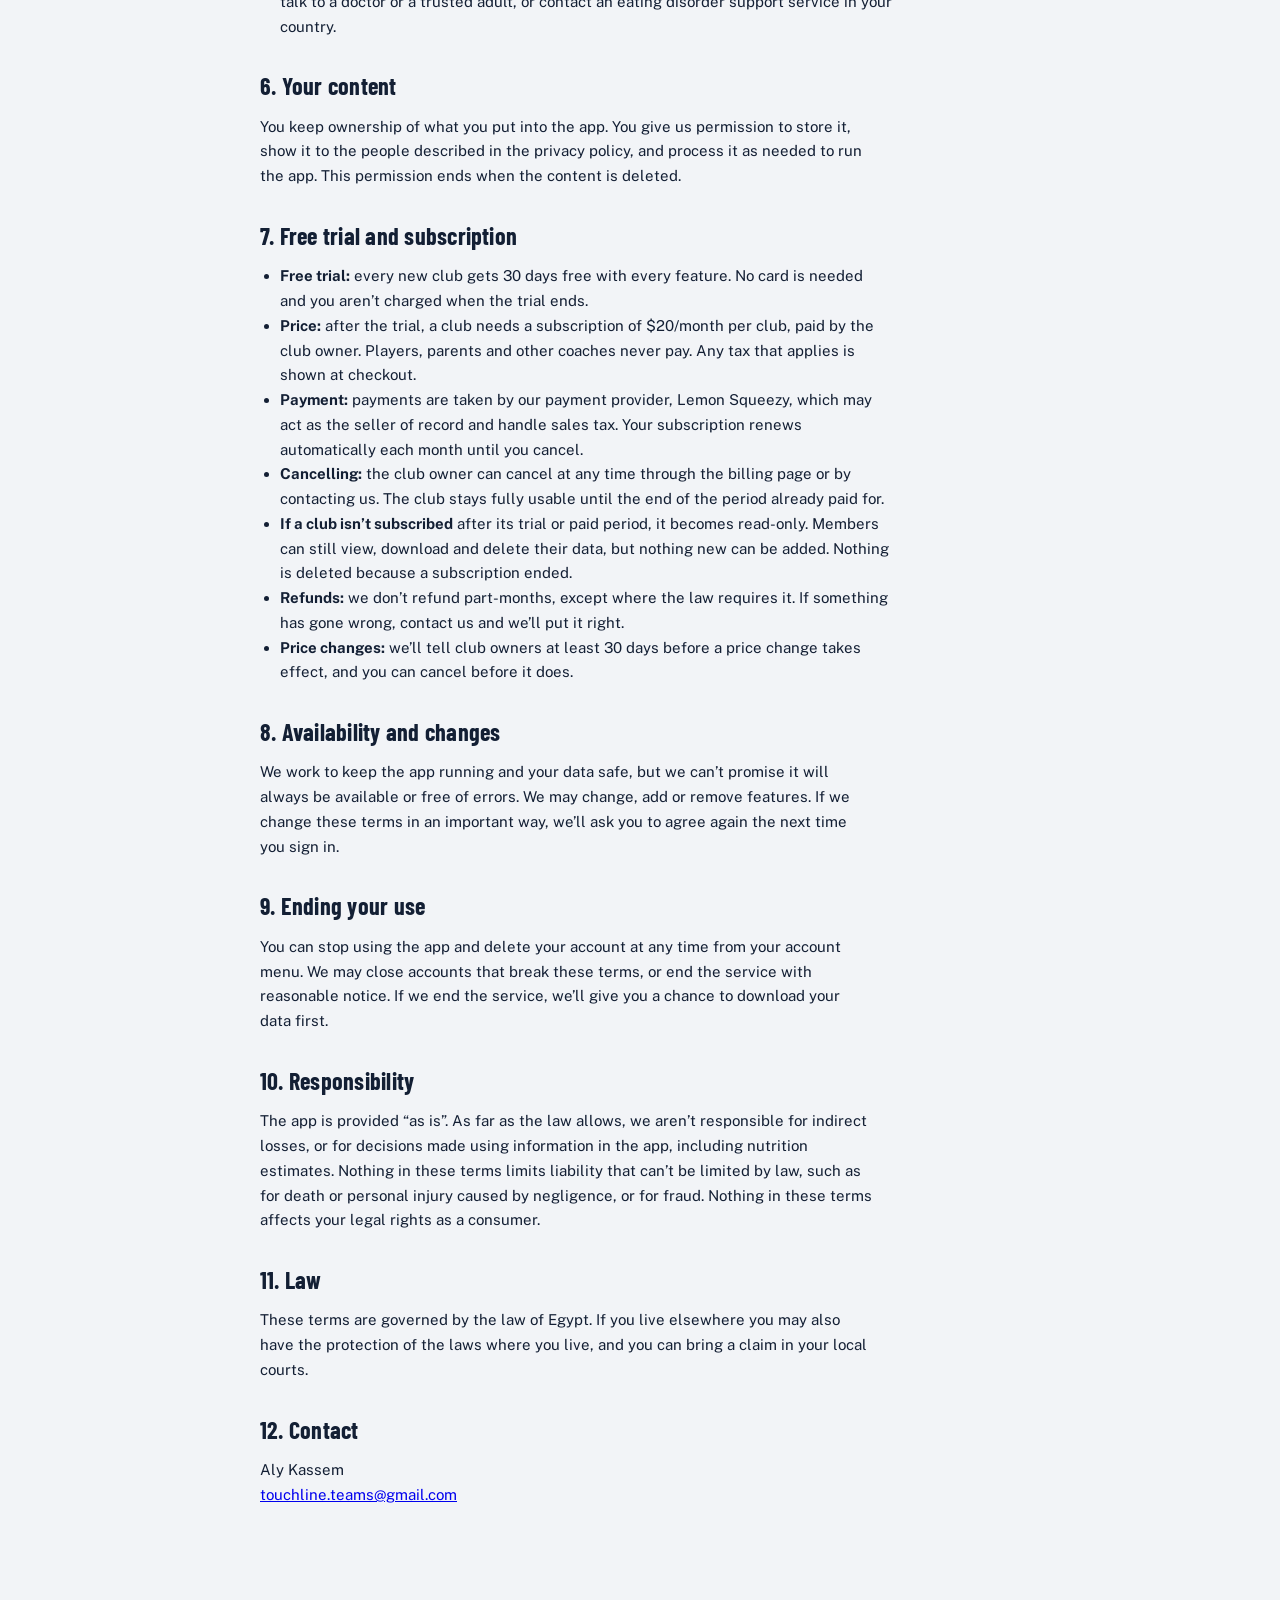
<file: terms.html>
<!doctype html>
<html lang="en">
<head>
<meta charset="utf-8">
<meta name="viewport" content="width=device-width,initial-scale=1,viewport-fit=cover">
<title>Terms of use · Touchline Team</title>
<meta name="description" content="The rules for using Touchline Team.">
<link rel="stylesheet" href="https://fonts.googleapis.com/css2?family=Barlow+Condensed:wght@600;700;800&family=Public+Sans:wght@400;500;600;700&display=swap">
<link rel="icon" href="favicon.ico" sizes="48x48">
<link rel="icon" type="image/png" sizes="32x32" href="favicon-32.png">
<link rel="icon" type="image/png" sizes="16x16" href="favicon-16.png">
<link rel="icon" type="image/png" sizes="96x96" href="favicon-96.png">
<link rel="apple-touch-icon" href="apple-touch-icon.png">
<link rel="manifest" href="manifest.webmanifest">
<meta name="apple-mobile-web-app-capable" content="yes">
<meta name="mobile-web-app-capable" content="yes">
<meta name="apple-mobile-web-app-title" content="Touchline">
<meta name="apple-mobile-web-app-status-bar-style" content="default">
<link rel="stylesheet" href="style.css">
</head>
<body>
<main class="legal wrap">
  <a class="back" href="./">← Back to Touchline Team</a> <a class="back" href="app.html" style="float:right">Open the app →</a>
  <header><img class="brand-mark" src="logo-mark.png" alt="Touchline Team logo" width="94" height="44"><h1>Terms of use</h1></header>
  <p class="meta">Last updated <span data-site="updated"></span></p>
  <div id="draft" class="draft" hidden>Draft: some details on this page haven’t been filled in yet.</div>

  <p>These terms are the agreement between you and <span data-site="operator"></span> (“we”, “us”) for using <span data-site="appName"></span> (“the app”). By creating an account you agree to them. Please also read our <a href="privacy.html">privacy policy</a>, which explains how we handle your data.</p>

  <h2>1. Who can use the app</h2>
  <ul>
    <li>You can create an account yourself if you’re 16 or older.</li>
    <li>If you’re under 16, a parent or guardian must agree to these terms and the privacy policy for you when you sign up.</li>
    <li>The information you give us must be accurate, including your age.</li>
  </ul>

  <h2>2. Your account</h2>
  <p>Keep your password private and don’t share your account. You’re responsible for what happens on it. If you think someone else has used it, change your password and contact us at <span data-site="email"></span>.</p>

  <h2>3. Clubs and coaches</h2>
  <p>If you create a club or act as a coach, you agree that:</p>
  <ul>
    <li>you’re allowed to use the app for that club or team;</li>
    <li>you’ll tell your players, and the parents or guardians of players under 16, what the app records and who can see it;</li>
    <li>you’ll only use players’ information to coach and support them, keep it confidential, and won’t copy it out of the app for other purposes;</li>
    <li>you’ll treat players respectfully in feedback, ratings and instructions;</li>
    <li>you’ll remove people who leave the club, and delete the club’s data when you no longer need it.</li>
  </ul>
  <p>The club owner controls who is a coach and can delete the club. Deleting a club permanently deletes everything in it for every member.</p>

  <h2>4. Acceptable use</h2>
  <p>Don’t use the app to:</p>
  <ul>
    <li>harass, bully, threaten or discriminate against anyone;</li>
    <li>post anything unlawful, sexual, violent or hateful, or anything you don’t have the right to share;</li>
    <li>upload photos of people, or personal details of others, through food scanning;</li>
    <li>try to access data you’re not allowed to see, get around security, overload the service or copy it automatically;</li>
    <li>pretend to be someone else.</li>
  </ul>
  <p>We can suspend or remove accounts or clubs that break these rules.</p>

  <h2>5. Nutrition and health</h2>
  <p>The app helps players and coaches keep track of food and training. It is <strong>not medical, dietary or psychological advice</strong>.</p>
  <ul>
    <li>Calorie and nutrition numbers, especially ones worked out by AI from a photo or description, are <strong>estimates and can be wrong</strong>. Always check them.</li>
    <li>Targets set by coaches are general guidance. Before making big changes to what you eat or how you train, speak to a doctor, a registered dietitian or another qualified professional.</li>
    <li>Coaches should set targets and give feedback about food with care, particularly for young players. If you’re worried about your relationship with food, or about a player’s, talk to a doctor or a trusted adult, or contact an eating disorder support service in your country.</li>
  </ul>

  <h2>6. Your content</h2>
  <p>You keep ownership of what you put into the app. You give us permission to store it, show it to the people described in the privacy policy, and process it as needed to run the app. This permission ends when the content is deleted.</p>

  <h2>7. Free trial and subscription</h2>
  <ul>
    <li><strong>Free trial:</strong> every new club gets 30 days free with every feature. No card is needed and you aren’t charged when the trial ends.</li>
    <li><strong>Price:</strong> after the trial, a club needs a subscription of <span data-site="price"></span> per club, paid by the club owner. Players, parents and other coaches never pay. Any tax that applies is shown at checkout.</li>
    <li><strong>Payment:</strong> payments are taken by our payment provider, <span data-site="payProvider"></span>, which may act as the seller of record and handle sales tax. Your subscription renews automatically each month until you cancel.</li>
    <li><strong>Cancelling:</strong> the club owner can cancel at any time through the billing page or by contacting us. The club stays fully usable until the end of the period already paid for.</li>
    <li><strong>If a club isn’t subscribed</strong> after its trial or paid period, it becomes read-only. Members can still view, download and delete their data, but nothing new can be added. Nothing is deleted because a subscription ended.</li>
    <li><strong>Refunds:</strong> we don’t refund part-months, except where the law requires it. If something has gone wrong, contact us and we’ll put it right.</li>
    <li><strong>Price changes:</strong> we’ll tell club owners at least 30 days before a price change takes effect, and you can cancel before it does.</li>
  </ul>

  <h2>8. Availability and changes</h2>
  <p>We work to keep the app running and your data safe, but we can’t promise it will always be available or free of errors. We may change, add or remove features. If we change these terms in an important way, we’ll ask you to agree again the next time you sign in.</p>

  <h2>9. Ending your use</h2>
  <p>You can stop using the app and delete your account at any time from your account menu. We may close accounts that break these terms, or end the service with reasonable notice. If we end the service, we’ll give you a chance to download your data first.</p>

  <h2>10. Responsibility</h2>
  <p>The app is provided “as is”. As far as the law allows, we aren’t responsible for indirect losses, or for decisions made using information in the app, including nutrition estimates. Nothing in these terms limits liability that can’t be limited by law, such as for death or personal injury caused by negligence, or for fraud. Nothing in these terms affects your legal rights as a consumer.</p>

  <h2>11. Law</h2>
  <p>These terms are governed by the law of <span data-site="country"></span>. If you live elsewhere you may also have the protection of the laws where you live, and you can bring a claim in your local courts.</p>

  <h2>12. Contact</h2>
  <p><span data-site="operator"></span><br><span data-site="email"></span></p>
</main>
<script src="site-info.js"></script>
<script src="legal.js"></script>
</body>
</html>
</file>
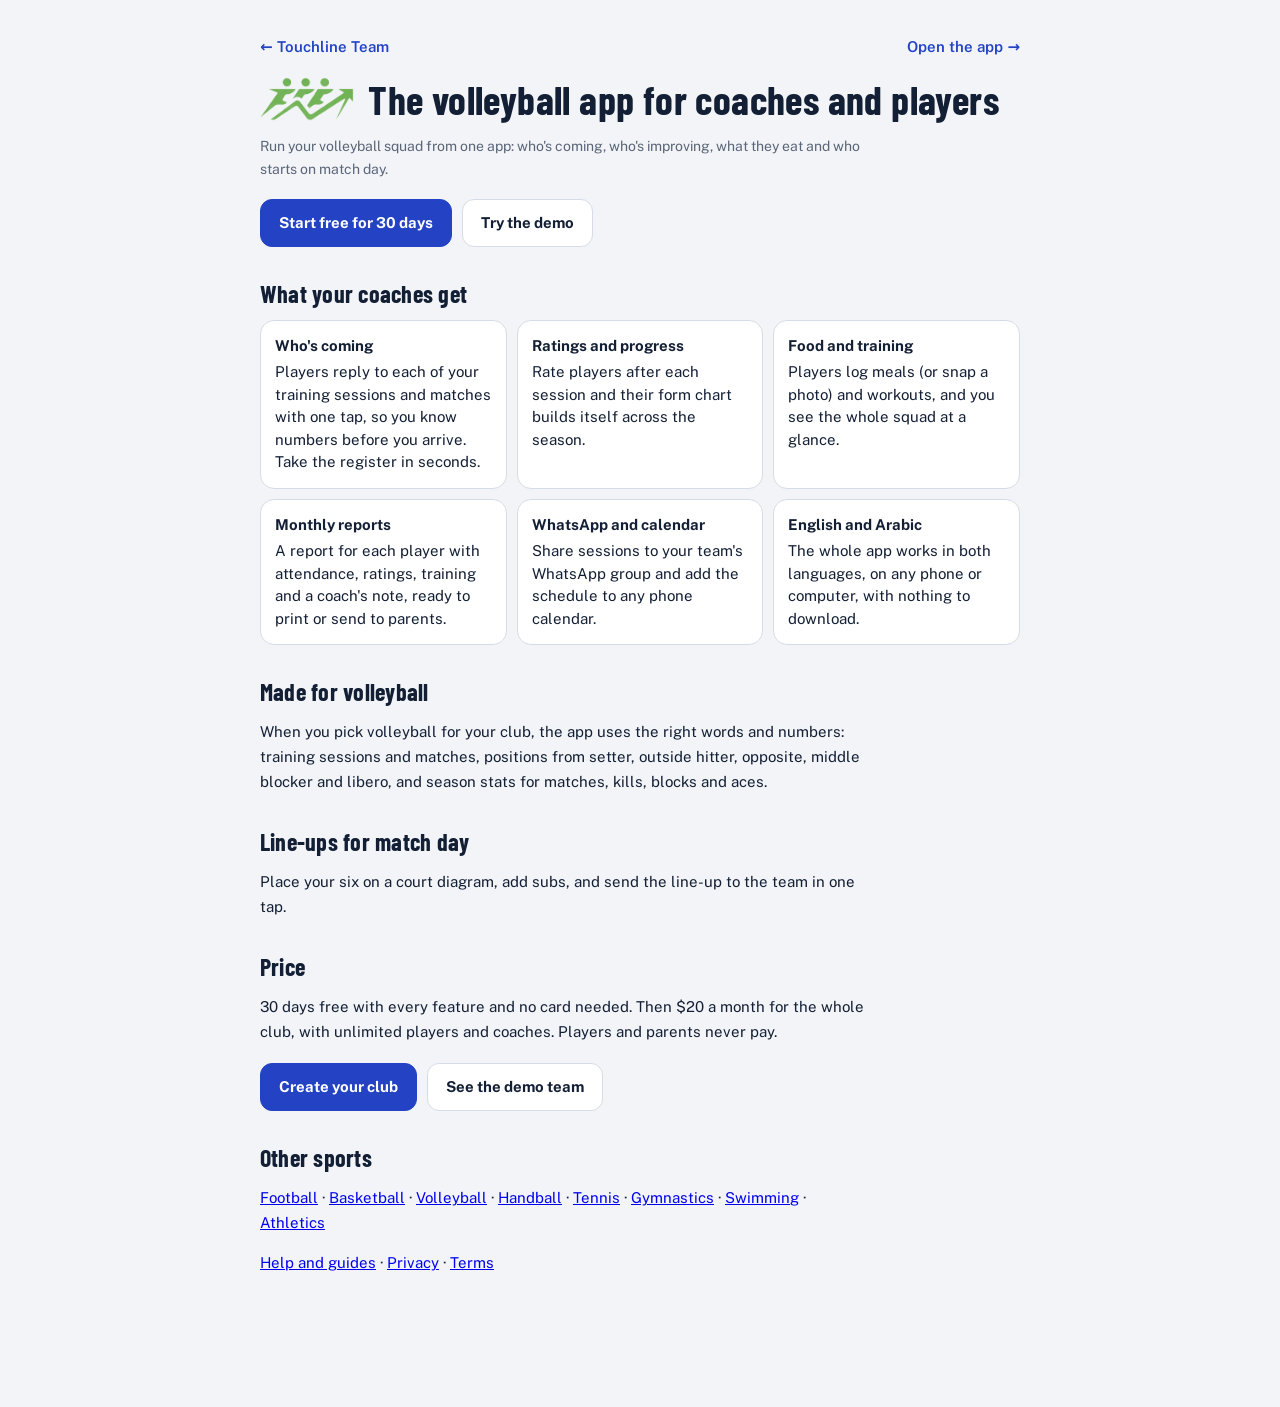
<file: volleyball-team-app.html>
<!doctype html>
<html lang="en">
<head>
<meta charset="utf-8">
<meta name="viewport" content="width=device-width,initial-scale=1,viewport-fit=cover">
<title>Volleyball team app for coaches and clubs · Touchline Team</title>
<meta name="description" content="Run your volleyball squad from one app: who&#x27;s coming, who&#x27;s improving, what they eat and who starts on match day. Free for 30 days, then $20 a month per club.">
<meta name="keywords" content="volleyball team app, volleyball club management, volleyball attendance app">
<link rel="canonical" href="https://touchlineteam.com/volleyball-team-app.html">
<meta property="og:title" content="Volleyball team app for coaches and clubs">
<meta property="og:description" content="Run your volleyball squad from one app: who&#x27;s coming, who&#x27;s improving, what they eat and who starts on match day.">
<meta property="og:image" content="https://touchlineteam.com/og.png">
<meta property="og:url" content="https://touchlineteam.com/volleyball-team-app.html">
<meta name="twitter:card" content="summary_large_image">
<meta name="theme-color" content="#131F34">
<link rel="stylesheet" href="https://fonts.googleapis.com/css2?family=Barlow+Condensed:wght@600;700;800&family=Public+Sans:wght@400;500;600;700&display=swap">
<link rel="icon" href="favicon.ico" sizes="48x48">
<link rel="icon" type="image/png" sizes="32x32" href="favicon-32.png">
<link rel="apple-touch-icon" href="apple-touch-icon.png">
<link rel="stylesheet" href="style.css">
<style>
  .cta{display:flex;gap:10px;flex-wrap:wrap;margin:18px 0 8px}
  .cta a{text-decoration:none;font-weight:700;border-radius:12px;padding:12px 18px;border:1px solid var(--line);color:var(--ink);background:var(--surface)}
  .cta a.go{background:var(--accent);border-color:var(--accent);color:#fff}
  .feat{display:grid;gap:10px;grid-template-columns:repeat(auto-fit,minmax(220px,1fr));margin:12px 0}
  .feat div{border:1px solid var(--line);border-radius:14px;padding:14px;background:var(--surface);line-height:1.5}
  .feat b{display:block;margin-bottom:4px}
  .sports{line-height:2}
</style>
<script type="application/ld+json">{"@context":"https://schema.org","@type":"SoftwareApplication","name":"Touchline Team","applicationCategory":"SportsApplication","operatingSystem":"Web, iOS, Android","description":"Volleyball team app for coaches and clubs","offers":{"@type":"Offer","price":"20","priceCurrency":"USD"},"url":"https://touchlineteam.com/"}</script>
</head>
<body>
<main class="legal wrap">
  <a class="back" href="./">← Touchline Team</a> <a class="back" href="app.html" style="float:right">Open the app →</a>
  <header><img class="brand-mark" src="logo-mark.png" alt="Touchline Team logo" width="94" height="44"><h1>The volleyball app for coaches and players</h1></header>
  <p class="meta">Run your volleyball squad from one app: who's coming, who's improving, what they eat and who starts on match day.</p>
  <div class="cta"><a class="go" href="app.html?start=signup">Start free for 30 days</a><a href="app.html?start=demo">Try the demo</a></div>

  <h2>What your coaches get</h2>
  <div class="feat">
    <div><b>Who's coming</b>Players reply to each of your training sessions and matches with one tap, so you know numbers before you arrive. Take the register in seconds.</div>
    <div><b>Ratings and progress</b>Rate players after each session and their form chart builds itself across the season.</div>
    <div><b>Food and training</b>Players log meals (or snap a photo) and workouts, and you see the whole squad at a glance.</div>
    <div><b>Monthly reports</b>A report for each player with attendance, ratings, training and a coach's note, ready to print or send to parents.</div>
    <div><b>WhatsApp and calendar</b>Share sessions to your team's WhatsApp group and add the schedule to any phone calendar.</div>
    <div><b>English and Arabic</b>The whole app works in both languages, on any phone or computer, with nothing to download.</div>
  </div>

  <h2>Made for volleyball</h2>
  <p>When you pick volleyball for your club, the app uses the right words and numbers: training sessions and matches, positions from setter, outside hitter, opposite, middle blocker and libero, and season stats for matches, kills, blocks and aces.</p>
  <h2>Line-ups for match day</h2><p>Place your six on a court diagram, add subs, and send the line-up to the team in one tap.</p>

  <h2>Price</h2>
  <p>30 days free with every feature and no card needed. Then $20 a month for the whole club, with unlimited players and coaches. Players and parents never pay.</p>
  <div class="cta"><a class="go" href="app.html?start=signup">Create your club</a><a href="app.html?start=demo">See the demo team</a></div>

  <h2>Other sports</h2>
  <p class="sports"><a href="football-team-app.html">Football</a> · <a href="basketball-team-app.html">Basketball</a> · <a href="volleyball-team-app.html">Volleyball</a> · <a href="handball-team-app.html">Handball</a> · <a href="tennis-team-app.html">Tennis</a> · <a href="gymnastics-team-app.html">Gymnastics</a> · <a href="swimming-team-app.html">Swimming</a> · <a href="athletics-team-app.html">Athletics</a></p>
  <p><a href="help.html">Help and guides</a> · <a href="privacy.html">Privacy</a> · <a href="terms.html">Terms</a></p>
</main>
</body>
</html>
</file>
<file: style.css>
/* Layout: a clubhouse app — header with crest, tab row, then panels. Jersey-number badges identify every player. */
:root{
  --bg:#F2F4F7; --surface:#FFFFFF; --surface-2:#E8ECF2; --ink:#131F34; --muted:#5A6578; --line:#D6DCE5; --brand:#6DB04F; --brand-text:#3D8A2B;
  --accent:#2343C4; --accent-soft:#E3E8FB; --on-accent:#FFFFFF; --card:#E7AF0C;
  --good:#1E8549; --good-soft:#DDF1E4; --warn:#B26F00; --warn-soft:#FBEBCB; --bad:#C5372C; --bad-soft:#F9DEDB;
  --shadow:0 1px 2px rgba(19,31,52,.06),0 4px 16px rgba(19,31,52,.06);
  --f-display:"Barlow Condensed","Arial Narrow",system-ui,sans-serif;
  --f-body:"Public Sans",system-ui,-apple-system,"Segoe UI",sans-serif;
}
@media (prefers-color-scheme: dark){ :root:not([data-theme="light"]){
  --bg:#0E1626; --surface:#152035; --surface-2:#1C2942; --ink:#E7ECF3; --muted:#97A3B6; --line:#2A3852;
  --accent:#8199FF; --accent-soft:#1E2852; --on-accent:#0E1626; --brand-text:#7CC45C; --card:#F2C232;
  --good:#52C482; --good-soft:#163323; --warn:#E8A63E; --warn-soft:#3A2B10; --bad:#F2695D; --bad-soft:#3D1A17;
  --shadow:0 1px 2px rgba(0,0,0,.3); color-scheme:dark }}
:root[data-theme="dark"]{
  --bg:#0E1626; --surface:#152035; --surface-2:#1C2942; --ink:#E7ECF3; --muted:#97A3B6; --line:#2A3852;
  --accent:#8199FF; --accent-soft:#1E2852; --on-accent:#0E1626; --brand-text:#7CC45C; --card:#F2C232;
  --good:#52C482; --good-soft:#163323; --warn:#E8A63E; --warn-soft:#3A2B10; --bad:#F2695D; --bad-soft:#3D1A17;
  --shadow:0 1px 2px rgba(0,0,0,.3); color-scheme:dark }
*{box-sizing:border-box}
[hidden]{display:none!important}
body{background:var(--bg);color:var(--ink);font-family:var(--f-body);font-size:15px;line-height:1.5;
  padding-left:max(16px,env(safe-area-inset-left,0px));padding-right:max(16px,env(safe-area-inset-right,0px));padding-block:0 48px}
button,input,select,textarea{font:inherit;color:inherit}
:focus-visible{outline:2px solid var(--accent);outline-offset:2px}
.wrap{max-width:1120px;margin:0 auto}
h1,h2,h3{font-family:var(--f-display);font-weight:700;letter-spacing:.01em;line-height:1.1;margin:0;text-wrap:balance}
h2{font-size:26px} h3{font-size:20px}
.muted{color:var(--muted)} .num{font-variant-numeric:tabular-nums}
.label{font-size:11px;text-transform:uppercase;letter-spacing:.09em;color:var(--muted);font-weight:600}

/* header */
.top{display:flex;align-items:center;gap:14px;padding-block:18px 12px;flex-wrap:wrap}
.crest{width:46px;height:52px;flex:none;background:var(--ink);color:var(--bg);display:grid;place-items:center;
  font-family:var(--f-display);font-weight:800;font-size:19px;letter-spacing:.02em;clip-path:polygon(0 0,100% 0,100% 70%,50% 100%,0 70%)}
.club{flex:1;min-width:0}
.club h1{font-size:28px;white-space:nowrap;overflow:hidden;text-overflow:ellipsis}
.club .meta{font-size:13px;color:var(--muted)}
.whoami{display:flex;align-items:center;gap:10px;background:var(--surface);border:1px solid var(--line);border-radius:999px;padding:5px 14px 5px 5px;cursor:pointer;max-width:100%}
.whoami:hover{border-color:var(--accent)}
@media (max-width:560px){.whoami{order:3;flex-basis:100%}}
.whoami .t{display:flex;flex-direction:column;line-height:1.15;text-align:left;min-width:0}
.whoami .t b{font-size:14px;white-space:nowrap;overflow:hidden;text-overflow:ellipsis}
.whoami .t span{font-size:11px;color:var(--muted)}

.banner{display:flex;gap:12px;align-items:center;flex-wrap:wrap;background:var(--accent-soft);border:1px dashed var(--accent);border-radius:12px;padding:12px 14px;margin-bottom:12px}
.banner p{margin:0;flex:1;min-width:220px;font-size:14px}
.banner b{font-family:var(--f-display);font-size:16px;letter-spacing:.03em;text-transform:uppercase;color:var(--accent);margin-right:6px}

.tabs{display:flex;gap:4px;border-bottom:2px solid var(--line);margin-bottom:18px;overflow-x:auto;scrollbar-width:none}
.tabs button{background:none;border:0;padding:10px 14px;font-family:var(--f-display);font-weight:700;font-size:17px;letter-spacing:.04em;text-transform:uppercase;color:var(--muted);cursor:pointer;border-bottom:3px solid transparent;margin-bottom:-2px;white-space:nowrap}
.tabs button[aria-current="page"]{color:var(--ink);border-color:var(--accent)}
.tabs button:hover{color:var(--ink)}
.tabs .count{display:inline-block;min-width:18px;padding:0 5px;border-radius:9px;background:var(--bad);color:#fff;font-family:var(--f-body);font-size:11px;line-height:18px;text-align:center;margin-left:6px;vertical-align:2px}

/* building blocks */
.stack{display:flex;flex-direction:column;gap:16px}
.grid2{display:grid;grid-template-columns:repeat(auto-fit,minmax(min(100%,320px),1fr));gap:16px;align-items:start}
.panel{background:var(--surface);border:1px solid var(--line);border-radius:14px;padding:16px;box-shadow:var(--shadow);min-width:0}
.panel-head{display:flex;align-items:center;justify-content:space-between;gap:10px;margin-bottom:12px;flex-wrap:wrap}
.row{display:flex;align-items:center;gap:10px;flex-wrap:wrap}
.btn{display:inline-flex;align-items:center;gap:6px;border-radius:9px;border:1px solid var(--line);background:var(--surface);padding:7px 13px;font-weight:600;font-size:14px;cursor:pointer;white-space:nowrap}
.btn:hover{border-color:var(--ink)}
.btn.primary{background:var(--accent);border-color:var(--accent);color:var(--on-accent)}
.btn.primary:hover{filter:brightness(1.08)}
.btn.ghost{background:transparent}
.btn.small{padding:4px 10px;font-size:13px}
.btn.danger{color:var(--bad)}
.icon-btn{background:none;border:0;font-size:24px;line-height:1;cursor:pointer;color:var(--muted);padding:4px 8px;border-radius:8px}
.icon-btn:hover{background:var(--surface-2);color:var(--ink)}
.pill{display:inline-flex;align-items:center;gap:4px;font-size:11px;font-weight:700;text-transform:uppercase;letter-spacing:.07em;padding:2px 8px;border-radius:999px;background:var(--surface-2);color:var(--muted);white-space:nowrap}
.pill.match{background:var(--card);color:#1d1600}
.pill.good{background:var(--good-soft);color:var(--good)} .pill.warn{background:var(--warn-soft);color:var(--warn)} .pill.bad{background:var(--bad-soft);color:var(--bad)}
.pill.accent{background:var(--accent-soft);color:var(--accent)}
.empty{padding:22px;text-align:center;color:var(--muted);border:1px dashed var(--line);border-radius:12px;font-size:14px}

/* jersey badge */
.jersey{flex:none;width:34px;height:34px;border-radius:9px 9px 12px 12px;background:var(--ink);color:var(--bg);display:grid;place-items:center;font-family:var(--f-display);font-weight:800;font-size:17px;position:relative}
.jersey::before{content:"";position:absolute;top:0;left:50%;width:12px;height:5px;transform:translateX(-50%);background:var(--bg);border-radius:0 0 6px 6px;opacity:.9}
.jersey.coach{background:var(--accent);color:var(--on-accent);font-size:12px;letter-spacing:.03em}
.jersey.lg{width:72px;height:72px;font-size:38px;border-radius:16px 16px 22px 22px}
.jersey.lg::before{width:24px;height:9px;border-radius:0 0 12px 12px}
.jersey.lg.coach{font-size:20px}
.who{display:flex;align-items:center;gap:10px;min-width:0}
.who .n{min-width:0;display:flex;flex-direction:column;line-height:1.2}
.who .n b{white-space:nowrap;overflow:hidden;text-overflow:ellipsis}
.who .n span{font-size:12px;color:var(--muted)}

/* tiles */
.tiles{display:grid;grid-template-columns:repeat(auto-fit,minmax(min(100%,150px),1fr));gap:12px}
.tile{background:var(--surface);border:1px solid var(--line);border-radius:12px;padding:12px 14px}
.tile .v{font-family:var(--f-display);font-weight:700;font-size:32px;line-height:1;margin-top:6px;font-variant-numeric:tabular-nums}
.tile .v small{font-size:15px;color:var(--muted);font-weight:600;margin-left:3px}
.tile .s{font-size:12px;color:var(--muted);margin-top:4px}

/* next session card */
.next{background:var(--ink);color:var(--bg);border-radius:14px;padding:16px 18px;display:flex;gap:16px;align-items:center;flex-wrap:wrap;position:relative;overflow:hidden}
.next::after{content:"";position:absolute;right:-40px;top:-40px;width:160px;height:160px;border:2px solid currentColor;border-radius:50%;opacity:.12;pointer-events:none}
.next>*{position:relative;z-index:1}
.next .date{font-family:var(--f-display);text-align:center;line-height:1;min-width:56px}
.next .date .d{font-size:40px;font-weight:800}
.next .date .w{font-size:13px;text-transform:uppercase;letter-spacing:.1em;opacity:.75}
.next .info{flex:1;min-width:180px}
.next .info h3{font-size:24px}
.next .info .m{opacity:.75;font-size:14px}
.next .btn{background:var(--bg);color:var(--ink);border-color:transparent}

/* squad table */
.sq-head,.sq-row{display:grid;grid-template-columns:minmax(150px,1.5fr) minmax(0,1.1fr) minmax(0,1fr) minmax(0,.9fr) minmax(0,.8fr) minmax(0,.9fr) minmax(0,1fr);gap:12px;align-items:center}
.sq-head{padding:0 10px 8px;border-bottom:1px solid var(--line)}
.sq-row{padding:10px;border-bottom:1px solid var(--line);cursor:pointer;border-radius:8px}
.sq-row:hover{background:var(--surface-2)}
.sq-row:last-child{border-bottom:0}
.cell{min-width:0;font-size:13px}
.cell .l{display:none}
.trunc{white-space:nowrap;overflow:hidden;text-overflow:ellipsis;display:block}
@media (max-width:820px){
  .sq-head{display:none}
  .sq-row{grid-template-columns:1fr 1fr;row-gap:8px}
  .sq-row .cell:first-child{grid-column:1/-1}
  .cell .l{display:block;font-size:10px;text-transform:uppercase;letter-spacing:.08em;color:var(--muted);font-weight:600}
}
.chips{display:flex;gap:4px;flex-wrap:wrap}
.chip{font-size:11px;font-weight:700;padding:1px 6px;border-radius:5px;background:var(--surface-2);font-variant-numeric:tabular-nums;white-space:nowrap}
.chip.good{background:var(--good-soft);color:var(--good)} .chip.warn{background:var(--warn-soft);color:var(--warn)} .chip.bad{background:var(--bad-soft);color:var(--bad)}
.reg{display:flex;gap:3px}
.reg i{width:11px;height:11px;border-radius:3px;background:var(--surface-2);display:block}
.reg i.present{background:var(--good)} .reg i.late{background:var(--warn)} .reg i.absent{background:var(--bad)} .reg i.excused{background:transparent;border:2px solid var(--muted)}
.form{display:flex;gap:3px}
.form b{width:24px;height:22px;display:grid;place-items:center;border-radius:5px;font-size:11px;font-variant-numeric:tabular-nums;background:var(--surface-2)}
.form b.good{background:var(--good);color:#fff} .form b.mid{background:var(--surface-2);color:var(--ink)} .form b.bad{background:var(--bad);color:#fff}
.bar{height:6px;background:var(--surface-2);border-radius:3px;overflow:hidden;margin-top:4px}
.bar span{display:block;height:100%;background:var(--accent);border-radius:3px}

/* flags */
.flags{list-style:none;margin:0;padding:0;display:flex;flex-direction:column;gap:6px}
.flag{display:flex;align-items:center;gap:10px;padding:8px 10px;border-radius:9px;border-left:4px solid var(--muted);background:var(--surface-2);cursor:pointer;font-size:14px}
.flag.bad{border-color:var(--bad)} .flag.warn{border-color:var(--warn)} .flag.info{border-color:var(--accent)}
.flag .jersey{width:28px;height:28px;font-size:14px}

/* lists */
.list{list-style:none;margin:0;padding:0;display:flex;flex-direction:column}
.list>li{padding:11px 0;border-bottom:1px solid var(--line);display:flex;gap:12px;align-items:flex-start}
.list>li:last-child{border-bottom:0}
.li-main{flex:1;min-width:0}
.li-main .t{font-weight:600}
.li-main p{margin:2px 0 0;font-size:14px;white-space:pre-wrap;overflow-wrap:anywhere}
.kind-ico{flex:none;width:32px;height:32px;border-radius:8px;display:grid;place-items:center;font-family:var(--f-display);font-weight:800;font-size:14px;background:var(--surface-2)}
.kind-ico.meal{background:var(--warn-soft);color:var(--warn)} .kind-ico.workout{background:var(--accent-soft);color:var(--accent)} .kind-ico.wellness{background:var(--good-soft);color:var(--good)}
.dayhead{font-family:var(--f-display);font-weight:700;text-transform:uppercase;letter-spacing:.08em;font-size:14px;color:var(--muted);padding:14px 0 2px}

/* session cards */
.sess{display:flex;gap:14px;align-items:center;padding:12px 0;border-bottom:1px solid var(--line);flex-wrap:wrap}
.sess:last-child{border-bottom:0}
.sess .date{font-family:var(--f-display);text-align:center;width:50px;line-height:1;flex:none}
.sess .date .d{font-size:28px;font-weight:800}
.sess .date .w{font-size:11px;text-transform:uppercase;letter-spacing:.1em;color:var(--muted)}
.sess .info{flex:1;min-width:180px}
.sess .info b{font-size:16px}

/* announcements */
.ann{border-left:4px solid var(--line);padding:4px 0 4px 14px}
.ann.squad{border-color:var(--card)}
.ann h3{font-size:21px;margin:4px 0 2px}
.ann p{margin:6px 0 0;white-space:pre-wrap;overflow-wrap:anywhere}
.ann .chips{margin-top:10px}
.sqchip{display:inline-flex;align-items:center;gap:6px;background:var(--surface-2);border-radius:999px;padding:2px 10px 2px 3px;font-size:13px}
.sqchip i{font-style:normal;font-family:var(--f-display);font-weight:800;background:var(--ink);color:var(--bg);border-radius:999px;min-width:22px;height:22px;display:grid;place-items:center;font-size:12px}
.sqchip.me{background:var(--card);color:#1d1600}

/* plan */
.plan{border:1px solid var(--line);border-radius:12px;padding:12px 14px}
.plan h4{margin:0;font-size:15px}
.plan ul{list-style:none;padding:0;margin:8px 0 0;display:flex;flex-direction:column;gap:4px}
.plan label{display:flex;gap:10px;align-items:flex-start;cursor:pointer;font-size:14px;padding:3px 0}
.plan input{margin-top:3px;accent-color:var(--accent);width:16px;height:16px;flex:none}
.plan .done{text-decoration:line-through;color:var(--muted)}
.progress{height:5px;background:var(--surface-2);border-radius:3px;margin-top:8px;overflow:hidden}
.progress span{display:block;height:100%;background:var(--good)}

/* feedback */
.fb{border-radius:12px;padding:12px 14px;background:var(--surface-2)}
.fb.instruction{background:var(--accent-soft)}
.fb p{margin:4px 0 0;white-space:pre-wrap;overflow-wrap:anywhere}

/* player hero */
.phero{display:flex;gap:16px;align-items:center;flex-wrap:wrap}
.phero .n{flex:1;min-width:200px}
.phero h2{font-size:34px}
.back{background:none;border:0;color:var(--muted);cursor:pointer;padding:0;font-weight:600;margin-bottom:10px}
.back:hover{color:var(--ink)}
.chart{width:100%;height:auto;display:block}
.chart text{font-family:var(--f-body);font-size:10px;fill:var(--muted)}

/* quick log */
.quick{display:grid;grid-template-columns:repeat(3,1fr);gap:10px}
.quick button{border:1px solid var(--line);background:var(--surface);border-radius:12px;padding:14px 8px;cursor:pointer;display:flex;flex-direction:column;align-items:center;gap:6px;font-weight:600;font-size:14px}
.quick button:hover{border-color:var(--accent)}
.quick .kind-ico{width:38px;height:38px;font-size:18px}

/* modal */
#modal{position:fixed;inset:0;z-index:50;background:rgba(10,16,30,.55);display:flex;align-items:flex-end;justify-content:center;padding:max(12px,env(safe-area-inset-top,0px)) max(12px,env(safe-area-inset-right,0px)) max(12px,env(safe-area-inset-bottom,0px)) max(12px,env(safe-area-inset-left,0px))}
@media (min-width:640px){#modal{align-items:center}}
.sheet{background:var(--surface);border-radius:16px;width:min(560px,100%);max-height:100%;display:flex;flex-direction:column;box-shadow:0 20px 60px rgba(0,0,0,.3)}
.sheet header{display:flex;align-items:center;justify-content:space-between;padding:14px 16px 8px}
.sheet header h2{font-size:24px}
.sheet-body{padding:4px 16px 12px;overflow-y:auto;display:flex;flex-direction:column;gap:12px}
.sheet footer{display:flex;justify-content:flex-end;gap:8px;padding:12px 16px;border-top:1px solid var(--line)}
.field{display:flex;flex-direction:column;gap:4px;min-width:0}
.field>span{font-size:12px;font-weight:600;color:var(--muted)}
.field input,.field select,.field textarea{border:1px solid var(--line);background:var(--bg);border-radius:9px;padding:8px 10px;width:100%;min-width:0}
.field textarea{min-height:84px;resize:vertical}
.field input[type=range]{padding:0;accent-color:var(--accent)}
.fields2{display:grid;grid-template-columns:repeat(auto-fit,minmax(min(100%,140px),1fr));gap:12px}
.seg{display:inline-flex;border:1px solid var(--line);border-radius:8px;overflow:hidden;flex-wrap:wrap}
.seg label{cursor:pointer;position:relative}
.seg input{position:absolute;left:0;top:0;width:1px;height:1px;margin:0;opacity:0;pointer-events:none}
.seg span{display:block;padding:4px 9px;font-size:12px;font-weight:600}
.seg input:checked+span{background:var(--ink);color:var(--bg)}
.seg input:focus-visible+span{outline:2px solid var(--accent)}
.att-row{display:flex;align-items:center;gap:10px;padding:8px 0;border-bottom:1px solid var(--line);flex-wrap:wrap}
.att-row .who{flex:1;min-width:140px}
.att-row input[type=number]{width:64px;border:1px solid var(--line);background:var(--bg);border-radius:8px;padding:4px 6px}
.pick{display:flex;flex-direction:column;gap:6px}
.pick button{display:flex;align-items:center;gap:10px;border:1px solid var(--line);background:var(--bg);border-radius:10px;padding:8px 10px;cursor:pointer;text-align:left}
.pick button:hover,.pick button[aria-pressed="true"]{border-color:var(--accent)}
.checks{display:grid;grid-template-columns:repeat(auto-fill,minmax(min(100%,170px),1fr));gap:6px}
.checks label{display:flex;gap:8px;align-items:center;font-size:14px;border:1px solid var(--line);border-radius:8px;padding:6px 8px;cursor:pointer}
.checks input{accent-color:var(--accent)}

#toast{position:fixed;left:50%;bottom:calc(20px + env(safe-area-inset-bottom,0px));transform:translateX(-50%);background:var(--ink);color:var(--bg);padding:10px 16px;border-radius:10px;font-size:14px;z-index:60;max-width:calc(100% - 32px);box-shadow:0 8px 24px rgba(0,0,0,.25)}
#toast{pointer-events:none}
#modal:not([hidden]) ~ #toast{bottom:auto;top:calc(16px + env(safe-area-inset-top,0px))}
.loading{min-height:60vh;display:grid;place-items:center;text-align:center}
.loading .crest{margin:0 auto 12px;animation:pulse 1.4s ease-in-out infinite}
@keyframes pulse{50%{opacity:.5}}
@media (prefers-reduced-motion:reduce){*{animation:none!important;transition:none!important}}

/* ---------- sign in, clubs, account ---------- */
.auth{min-height:100%;display:grid;place-items:center;padding-block:32px}
.auth-card{width:min(440px,100%);background:var(--surface);border:1px solid var(--line);border-radius:18px;padding:24px;box-shadow:var(--shadow);display:flex;flex-direction:column;gap:14px}
.auth-brand{display:flex;align-items:center;gap:12px}
.auth-brand h1{font-size:30px}
.auth-brand p{margin:0;color:var(--muted);font-size:13px}
.auth-card form{display:flex;flex-direction:column;gap:12px}
.auth-card .btn.primary{justify-content:center;padding:10px 14px;font-size:15px}
.linkish{background:none;border:0;padding:0;color:var(--accent);font-weight:600;cursor:pointer;font-size:14px}
.linkish:hover{text-decoration:underline}
.err{background:var(--bad-soft);color:var(--bad);border-radius:10px;padding:10px 12px;font-size:14px}
.ok{background:var(--good-soft);color:var(--good);border-radius:10px;padding:10px 12px;font-size:14px}
.divider{display:flex;align-items:center;gap:10px;color:var(--muted);font-size:12px}
.divider::before,.divider::after{content:"";flex:1;height:1px;background:var(--line)}
.club-list{display:flex;flex-direction:column;gap:8px}
.club-list button{display:flex;align-items:center;gap:12px;border:1px solid var(--line);background:var(--bg);border-radius:12px;padding:10px 12px;cursor:pointer;text-align:left}
.club-list button:hover{border-color:var(--accent)}
.club-list .crest{width:34px;height:38px;font-size:14px}
.code{font-family:var(--f-display);font-weight:800;font-size:34px;letter-spacing:.14em;font-variant-numeric:tabular-nums}
.copyrow{display:flex;gap:8px;align-items:center;flex-wrap:wrap}
.copyrow input{flex:1;min-width:0;border:1px solid var(--line);background:var(--bg);border-radius:9px;padding:7px 10px;font-size:13px}
.top .actions{display:flex;gap:8px;align-items:center}

/* ---------- nutrition ---------- */
.macros{display:grid;grid-template-columns:repeat(auto-fit,minmax(min(100%,130px),1fr));gap:12px}
.macro .v{font-family:var(--f-display);font-weight:700;font-size:28px;line-height:1.1;margin-top:4px}
.macro .v small{font-family:var(--f-body);font-size:12px;font-weight:600;color:var(--muted)}
.macro .bar{height:7px;margin-top:6px}
.quick.two{grid-template-columns:repeat(2,1fr)}
.scan-row{display:flex;gap:8px;flex-wrap:wrap}
.scan-row .btn{flex:1;justify-content:center;min-width:140px;padding:10px 12px;white-space:normal}
.scan-row .btn:first-child{background:var(--accent);border-color:var(--accent);color:var(--on-accent)}
.scan-row .btn:disabled{opacity:.6;cursor:wait}
.meal-photo{width:100%;max-height:220px;object-fit:cover;border-radius:12px;border:1px solid var(--line)}
.ai-status{font-size:14px;padding:8px 12px;border-radius:9px;background:var(--surface-2)}
.ai-status.busy{background:var(--accent-soft);color:var(--accent);font-weight:600}
.ai-status.busy::before{content:"";display:inline-block;width:12px;height:12px;margin-right:8px;border:2px solid currentColor;border-right-color:transparent;border-radius:50%;vertical-align:-1px;animation:spin .8s linear infinite}
@keyframes spin{to{transform:rotate(360deg)}}
.ai-result{border:1px solid var(--line);border-radius:12px;padding:10px 12px;background:var(--bg)}
.ai-result ul{list-style:none;margin:6px 0 0;padding:0;display:flex;flex-direction:column;gap:4px;font-size:13px}
.ai-result li{display:flex;justify-content:space-between;gap:10px;flex-wrap:wrap}
@media (max-width:820px){.sq-row .cell:first-child{grid-column:1/-1}}

/* ---------- consent + legal ---------- */
.consent{display:flex;flex-direction:column;gap:12px;border-top:1px solid var(--line);padding-top:12px}
.check{display:flex;gap:10px;align-items:flex-start;font-size:14px;line-height:1.45;cursor:pointer}
.check input{margin-top:3px;width:17px;height:17px;flex:none;accent-color:var(--accent)}
.check a,.legal-links a{color:var(--accent)}
.guardian{display:flex;flex-direction:column;gap:10px;background:var(--surface-2);border-radius:12px;padding:12px}
.legal-links{display:flex;gap:8px;justify-content:center;font-size:13px;color:var(--muted)}
.legal{max-width:760px;margin:0 auto;padding-block:28px 60px}
.legal header{display:flex;align-items:center;gap:14px;margin-bottom:8px}
.legal h1{font-size:40px}
.legal h2{font-size:24px;margin-top:34px;margin-bottom:8px}
.legal h3{font-size:18px;margin-top:20px;margin-bottom:4px}
.legal p,.legal li{line-height:1.65;max-width:68ch}
.legal ul{padding-left:20px}
.legal table{border-collapse:collapse;width:100%;font-size:14px;margin:8px 0}
.legal th,.legal td{border:1px solid var(--line);padding:8px 10px;text-align:left;vertical-align:top}
.legal th{background:var(--surface-2)}
.legal .table-wrap{overflow-x:auto}
.legal .meta{color:var(--muted);font-size:14px}
.legal .todo{background:var(--warn-soft);color:var(--warn);padding:0 4px;border-radius:4px;font-weight:600}
.legal .back{display:inline-block;margin-bottom:18px;color:var(--accent);font-weight:600;text-decoration:none}
.draft{background:var(--warn-soft);color:var(--warn);border-radius:12px;padding:12px 14px;font-weight:600;margin:12px 0}

/* ---------- subscription ---------- */
.banner.locked{background:var(--bad-soft);border-color:var(--bad)}
.banner.locked b{color:var(--bad)}
code{font-family:ui-monospace,SFMono-Regular,Menlo,monospace;font-size:.92em;background:var(--surface-2);padding:1px 5px;border-radius:5px;overflow-wrap:anywhere}

/* ---------- logo ---------- */
.brand-mark{display:block;height:44px;width:auto;flex:none}
.logo-d{display:none}
@media (prefers-color-scheme: dark){ :root:not([data-theme="light"]) .logo-l{display:none} :root:not([data-theme="light"]) .logo-d{display:inline-block} }
:root[data-theme="dark"] .logo-l{display:none}
:root[data-theme="dark"] .logo-d{display:inline-block}
.loading .brand-mark{height:64px;margin:0 auto 14px;animation:pulse 1.4s ease-in-out infinite}

/* WhatsApp share buttons */
.btn.wa{background:#25D366;border-color:#25D366;color:#fff;display:inline-flex;align-items:center;gap:6px;text-decoration:none}
.btn.wa:hover{filter:brightness(1.05);border-color:#1EBE5A}

/* monthly player report (shown in the dialog and printed) */
.rpreview{border:1px solid var(--line);border-radius:14px;overflow:hidden;background:#fff}
.report{background:#fff;color:#131F34;padding:22px;font-size:14px;line-height:1.45;--muted:#5A6578;--line:#D6DCE5;--good:#2E8B57;--bad:#C8452F}
.report .rhead{display:flex;align-items:center;gap:14px;border-bottom:3px solid #6DB04F;padding-bottom:12px;margin-bottom:16px}
.report .rk{font-family:var(--f-display);font-weight:700;font-size:14px;letter-spacing:.08em;text-transform:uppercase;color:#3D8A2B}
.report .rt{font-family:var(--f-display);font-weight:800;font-size:26px;line-height:1}
.report .rplayer{display:flex;align-items:center;gap:14px;margin-bottom:16px}
.report .rplayer h2{margin:0;font-size:26px}
.report .rplayer .jersey{background:#131F34;color:#fff}
.report .rgrid{display:grid;grid-template-columns:repeat(2,minmax(0,1fr));gap:10px}
.report .rbox{border:1px solid #D6DCE5;border-radius:12px;padding:12px}
.report .rl{font-family:var(--f-display);font-weight:700;font-size:12px;letter-spacing:.08em;text-transform:uppercase;color:#5A6578}
.report .rv{font-family:var(--f-display);font-weight:800;font-size:30px;line-height:1.1;margin-top:4px}
.report .rs{color:#5A6578;font-size:12.5px;margin-top:4px}
.report .rsec{margin-top:18px}
.report .rsec h3{font-size:17px;margin:0 0 8px}
.report .rsec p{margin:0}
.report .rbars{display:flex;align-items:flex-end;gap:8px;height:120px;border-bottom:1px solid #D6DCE5;padding-bottom:2px}
.report .rbar{flex:1;max-width:44px;height:100%;display:flex;flex-direction:column;justify-content:flex-end;align-items:center;position:relative}
.report .rbar i{display:block;width:100%;border-radius:5px 5px 0 0}
.report .rbar b{position:absolute;top:-2px;font-size:11px}
.report .rbar span{position:absolute;bottom:-18px;font-size:11px;color:#5A6578}
.report .rbars{margin-bottom:22px}
.report .rstats{display:flex;flex-wrap:wrap;gap:10px}
.report .rstats div{border:1px solid #D6DCE5;border-radius:10px;padding:8px 12px;min-width:90px}
.report .rstats b{display:block;font-family:var(--f-display);font-size:24px;line-height:1}
.report .rstats span{color:#5A6578;font-size:12px}
.report blockquote{margin:0 0 8px;padding:10px 12px;background:#F2F4F7;border-radius:10px;border-inline-start:4px solid #6DB04F}
.report blockquote cite{display:block;font-style:normal;color:#5A6578;font-size:12px;margin-top:4px}
.report .rnote p{padding:12px;border:1px dashed #6DB04F;border-radius:10px;white-space:pre-wrap}
.report .rfoot{margin-top:20px;padding-top:10px;border-top:1px solid #D6DCE5;color:#5A6578;font-size:12px;text-align:center}
@media (max-width:520px){.report{padding:14px}.report .rgrid{grid-template-columns:1fr}}
#print-root{display:none}
@media print{
  body.printing>*:not(#print-root){display:none!important}
  body.printing #print-root{display:block}
  body.printing{background:#fff;padding:0}
  #print-root .report{padding:0;font-size:12.5px}
  #print-root .report .rv{font-size:26px}
  #print-root .report .rbars{height:90px}
  #print-root .report .rsec{margin-top:12px}
  #print-root .report .rbox,#print-root .report .rsec{break-inside:avoid}
  @page{margin:14mm}
}

/* tap or hover a chart bar to see its numbers */
.chart rect.hit{cursor:pointer;-webkit-tap-highlight-color:transparent}
.chart rect.cbar{transition:opacity .12s}
.chart.focus rect.cbar{opacity:.35}
.chart.focus rect.cbar.on{opacity:1}
#chart-tip{position:fixed;z-index:70;pointer-events:none;background:var(--ink);color:var(--bg);border-radius:10px;padding:8px 12px;font-size:13px;line-height:1.35;box-shadow:0 8px 24px rgba(0,0,0,.3);max-width:240px}
#chart-tip b{display:block;font-size:12px;opacity:.75;font-weight:600;margin-bottom:2px}
#chart-tip div:nth-child(2){font-weight:700;font-size:15px}

/* add to calendar */
.btn.cal{display:inline-flex;align-items:center;gap:6px}

/* line-ups */
.lu-wrap{width:100%;max-width:420px;margin:10px auto 0;align-self:center}
.lu-field{position:relative;width:100%;aspect-ratio:100/130;border-radius:14px;overflow:hidden}
.lu-field>svg{position:absolute;inset:0;width:100%;height:100%;display:block}
.lu-slot{position:absolute;transform:translate(-50%,-50%);display:flex;flex-direction:column;align-items:center;gap:2px;background:none;border:0;padding:0;font:inherit;color:#fff;cursor:pointer;width:22%}
div.lu-slot{cursor:default}
.lu-dot{width:38px;height:38px;border-radius:50%;display:grid;place-items:center;font-family:var(--f-display);font-weight:800;font-size:18px;background:rgba(255,255,255,.18);border:2px dashed rgba(255,255,255,.85);color:#fff}
.lu-dot.on{background:var(--ink);border:2px solid #fff}
.lu-dot.me{background:var(--card);color:#1d1600;border-color:#fff}
.lu-dot.cur{box-shadow:0 0 0 4px var(--card)}
.lu-name{font-size:11px;font-weight:700;line-height:1.1;text-align:center;text-shadow:0 1px 2px rgba(0,0,0,.6);max-width:100%;overflow:hidden;text-overflow:ellipsis;white-space:nowrap}
.lu-picks{display:flex;flex-wrap:wrap;gap:6px}
.lu-pick{display:inline-flex;align-items:center;gap:6px;background:var(--surface-2);border:1px solid var(--line);border-radius:999px;padding:3px 12px 3px 3px;font:inherit;font-size:13px;color:var(--ink);cursor:pointer}
.lu-pick i{font-style:normal;font-family:var(--f-display);font-weight:800;background:var(--ink);color:var(--bg);border-radius:999px;min-width:24px;height:24px;display:grid;place-items:center;font-size:12px}
.lu-pick small{font-weight:700;color:var(--accent);margin-inline-start:2px}
.lu-pick.used{opacity:.55}
.lu-pick.bench{border-color:var(--accent);background:var(--accent-soft)}
</file>
